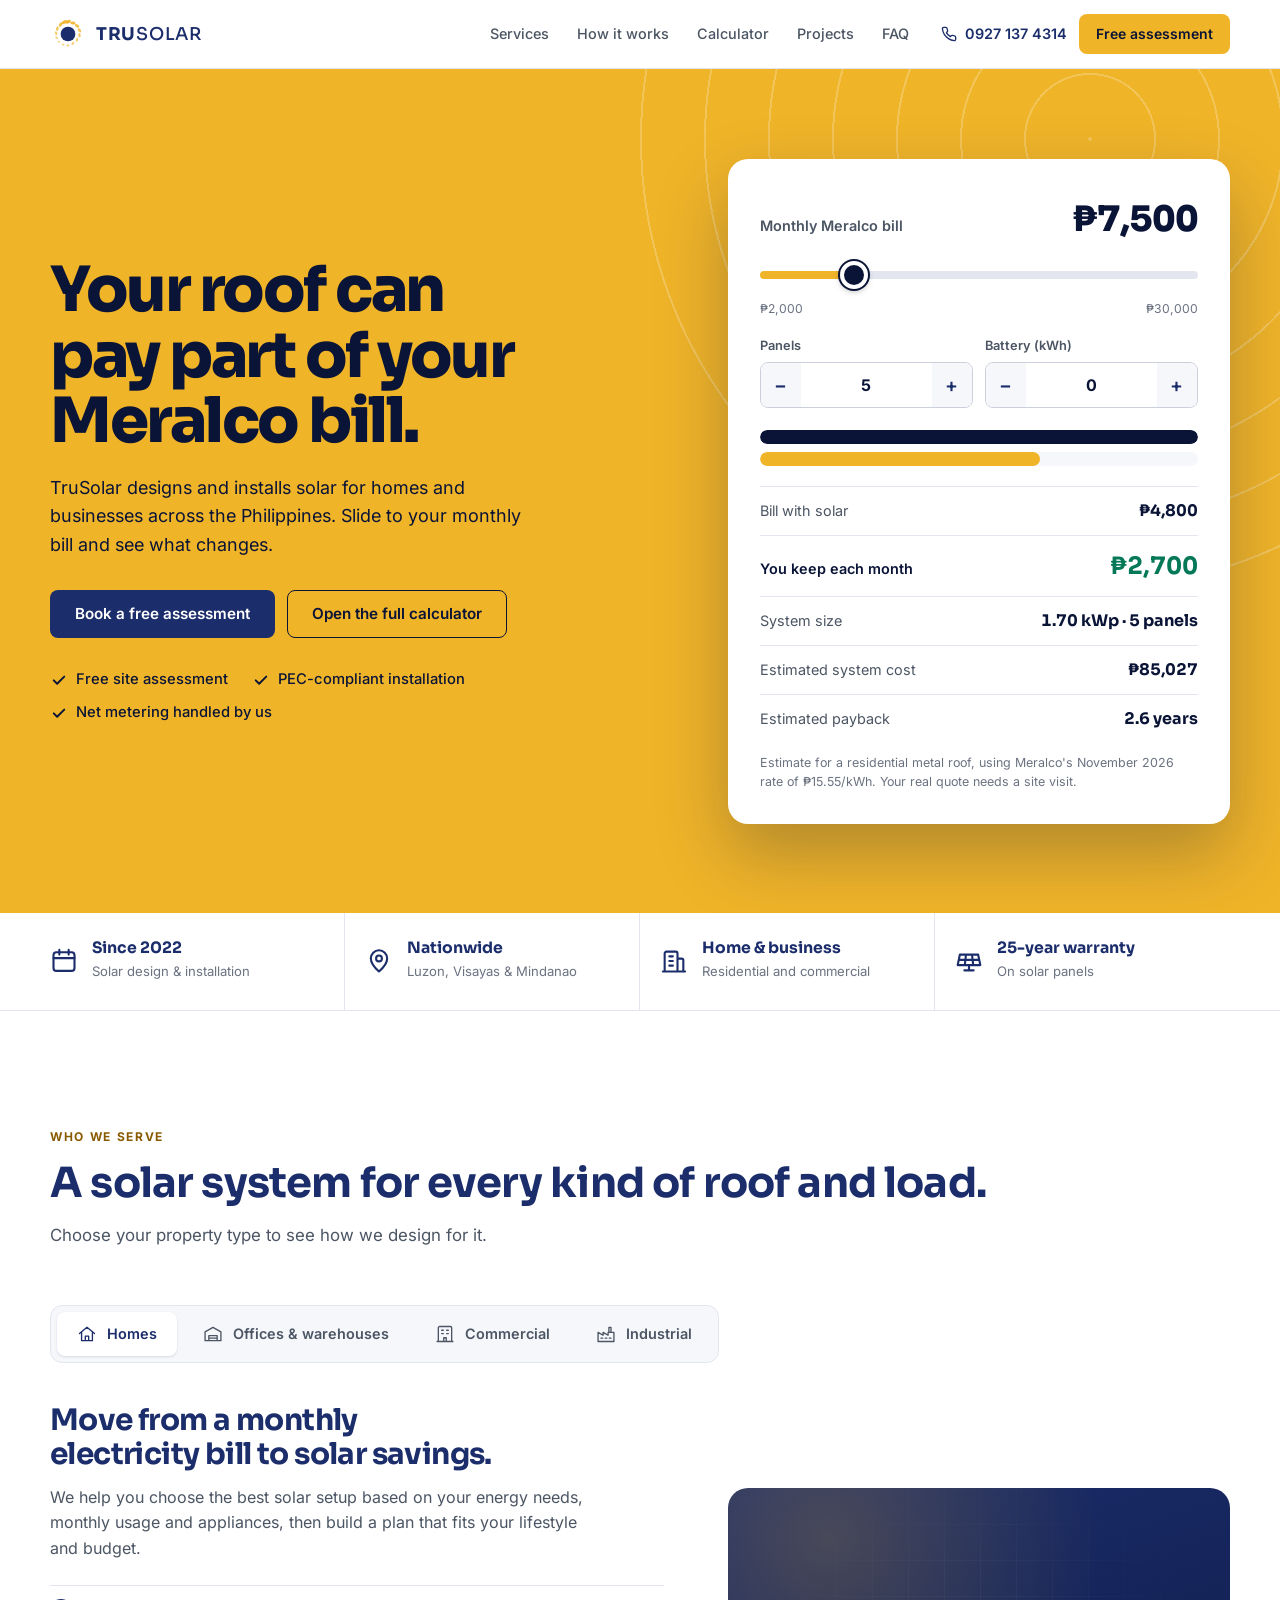
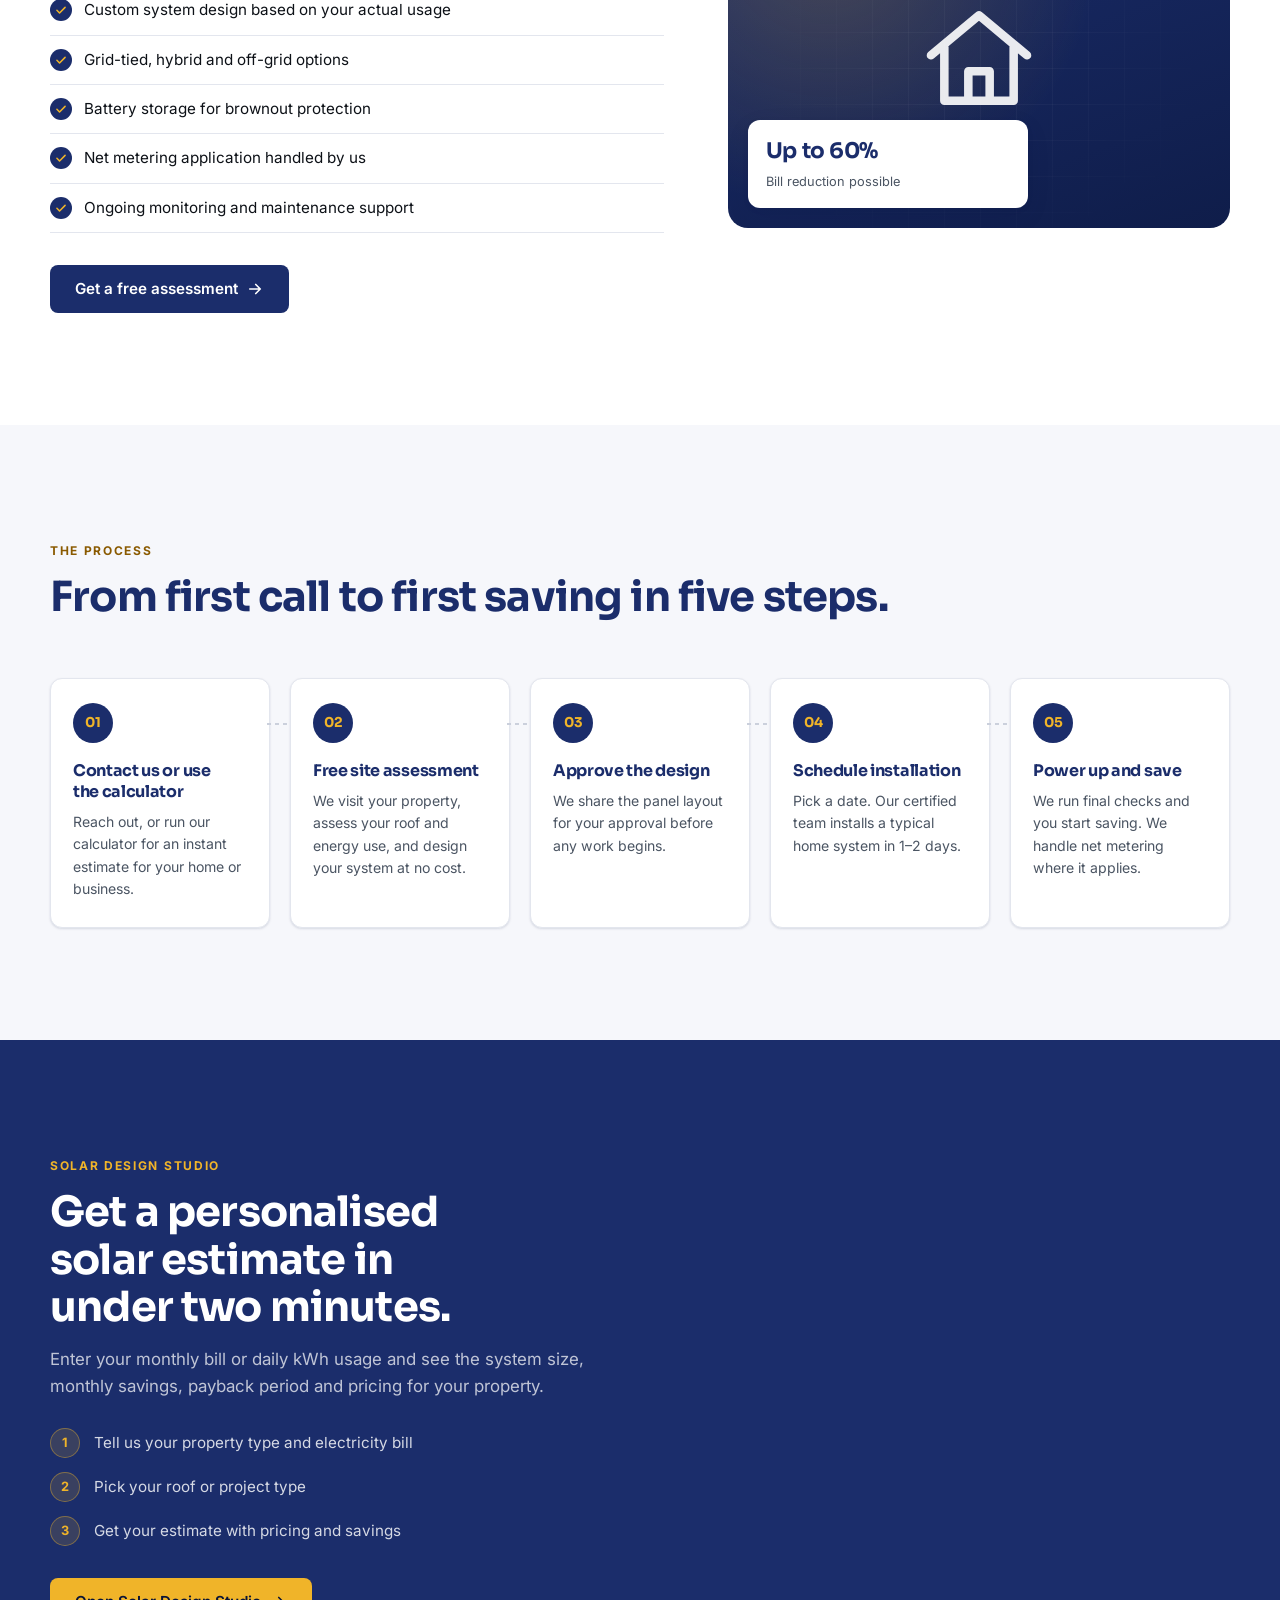
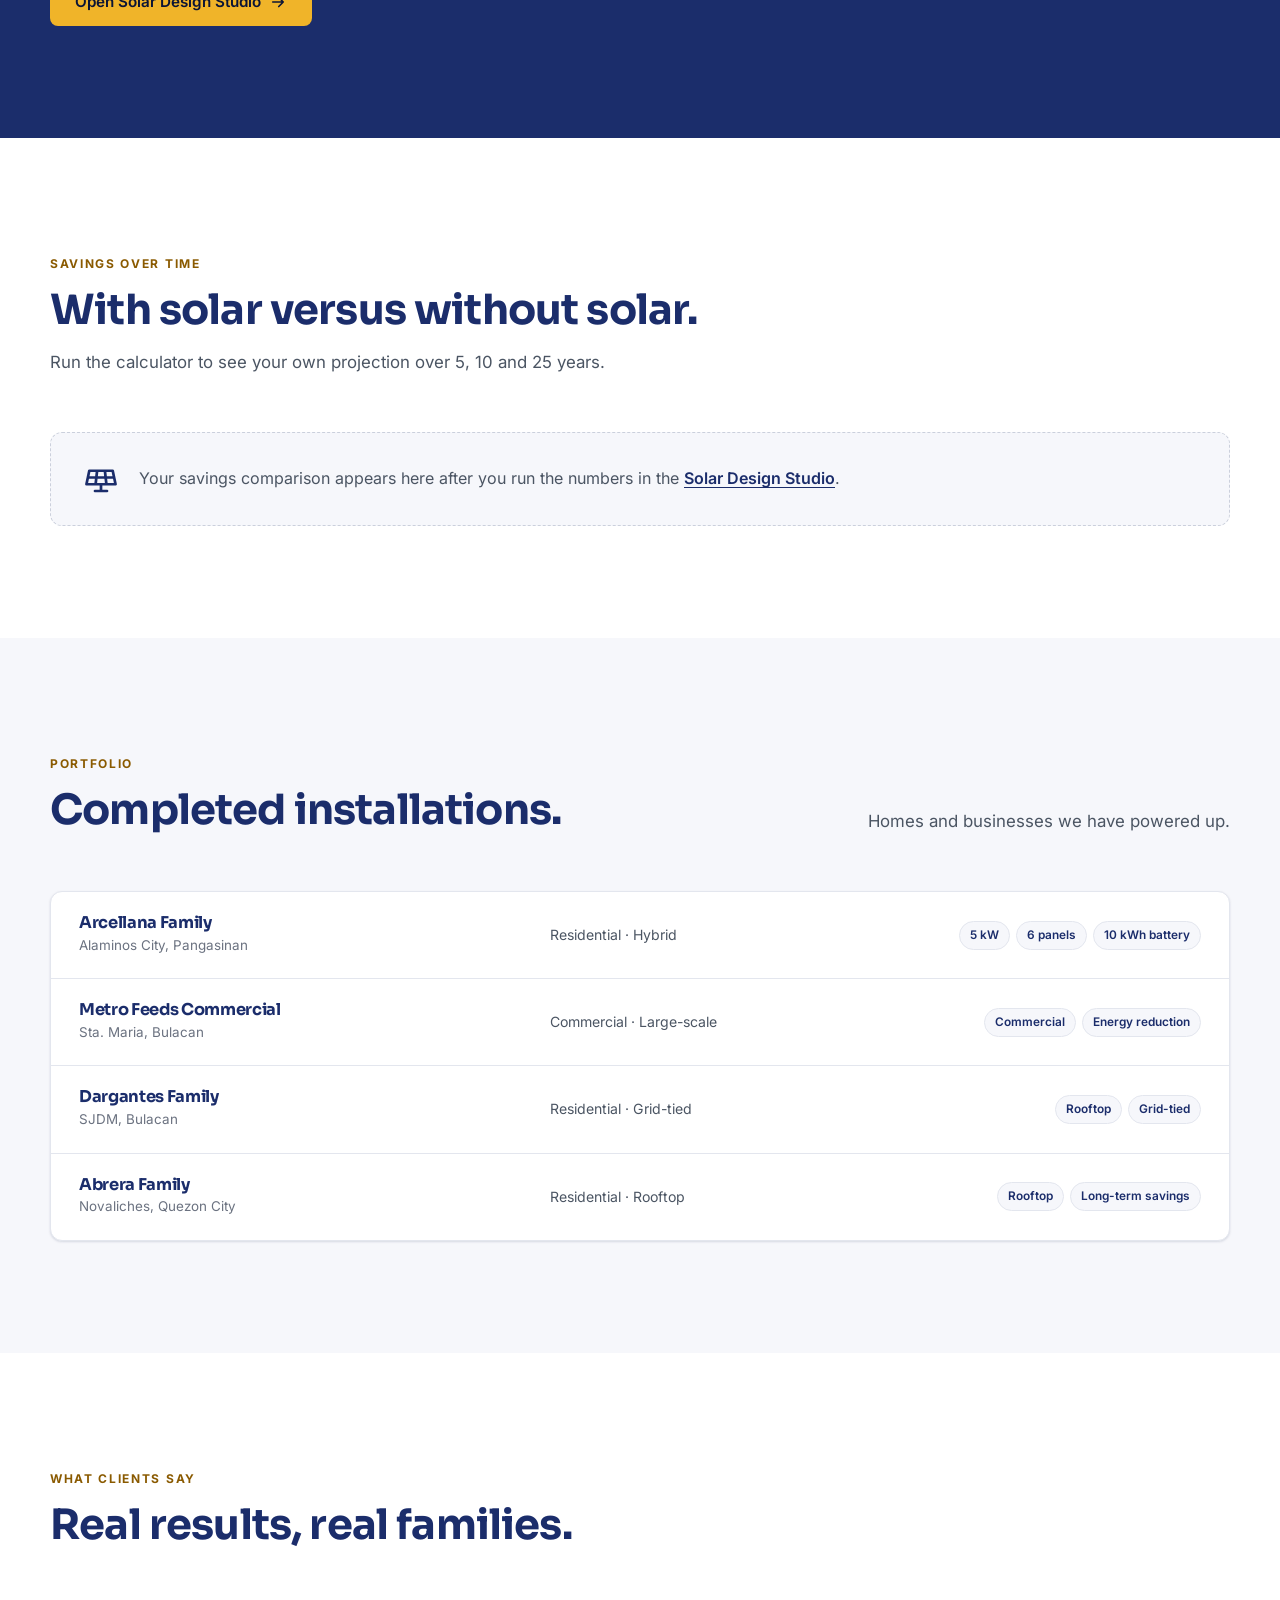
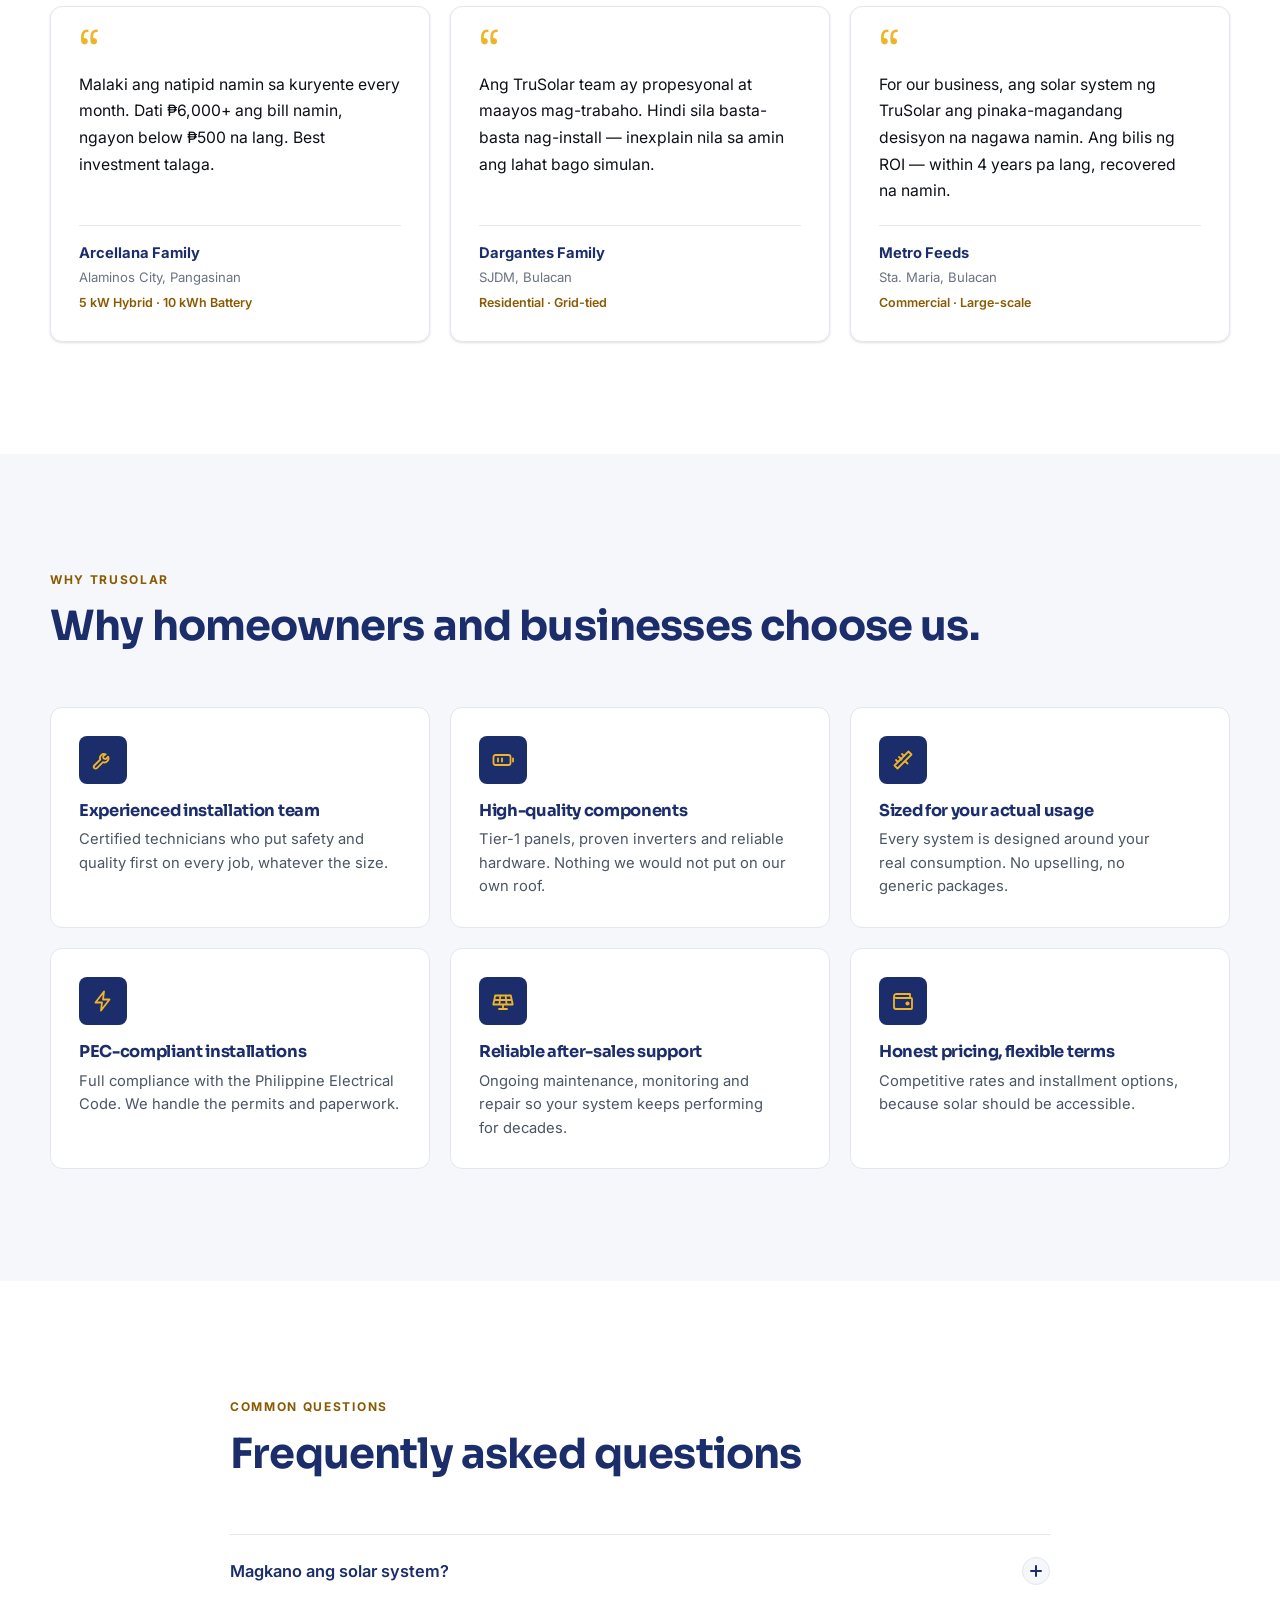
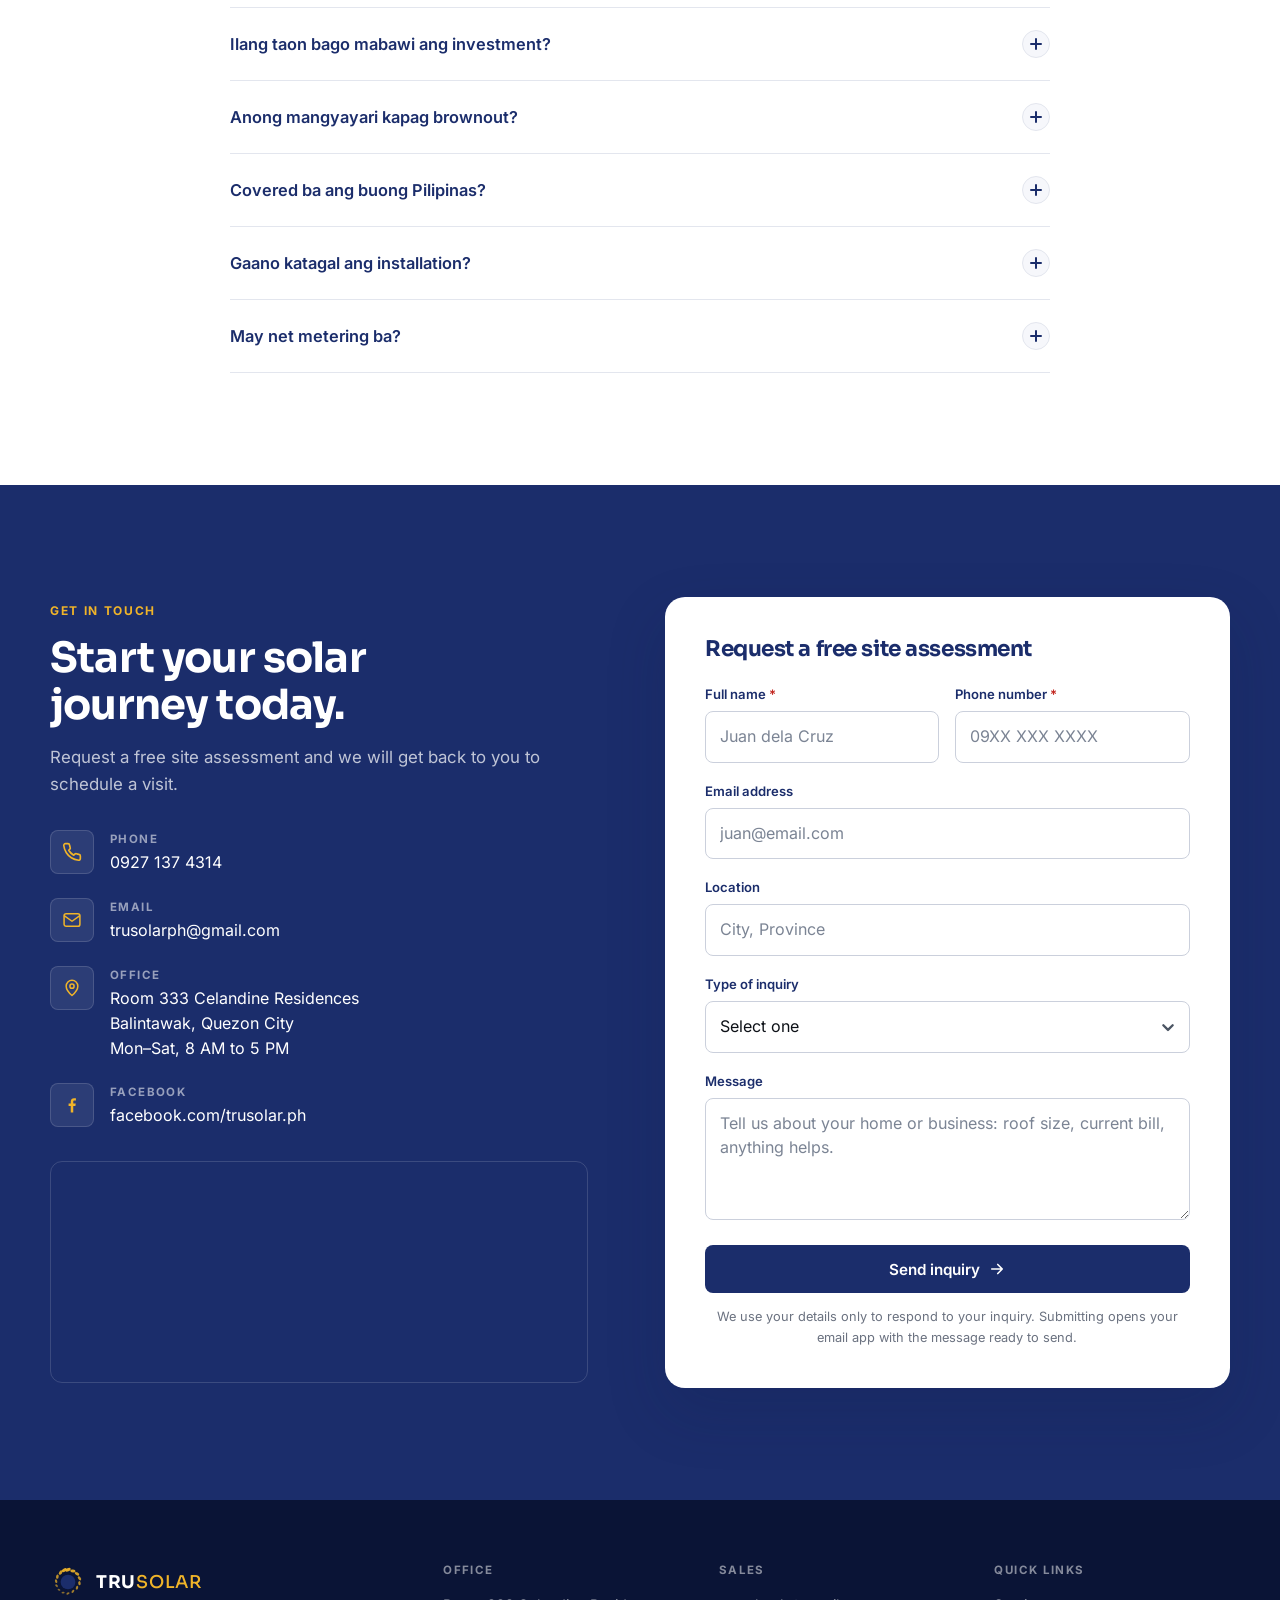
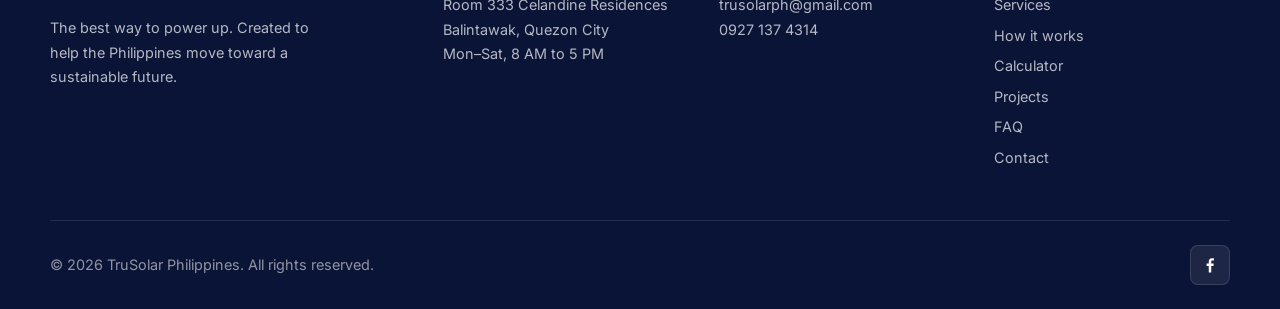
<file: index.html>
<!DOCTYPE html>
<html lang="en">
<head>
<meta charset="UTF-8">
<meta name="viewport" content="width=device-width, initial-scale=1">
<title>TruSolar — Solar Panel Installation for Homes &amp; Businesses in the Philippines</title>
<meta name="description" content="TruSolar designs, supplies and installs solar systems for homes and businesses across the Philippines. Free site assessment, PEC-compliant installation, and net metering support.">
<meta name="theme-color" content="#1B2D6B">
<meta property="og:type" content="website">
<meta property="og:site_name" content="TruSolar">
<meta property="og:title" content="TruSolar — Solar Panel Installation in the Philippines">
<meta property="og:description" content="Replace high electricity costs with solar. Custom-designed systems for homes and businesses, installed by a certified team.">
<meta property="og:url" content="https://tru-solar.vercel.app/">
<meta property="og:image" content="https://tru-solar.vercel.app/assets/og-image.png">
<meta property="og:image:width" content="1200">
<meta property="og:image:height" content="630">
<meta property="og:locale" content="en_PH">
<meta name="twitter:card" content="summary_large_image">
<meta name="twitter:title" content="TruSolar — Solar Panel Installation in the Philippines">
<meta name="twitter:description" content="Replace high electricity costs with solar. Free site assessment for homes and businesses.">
<meta name="twitter:image" content="https://tru-solar.vercel.app/assets/og-image.png">
<link rel="icon" type="image/svg+xml" href="assets/favicon.svg">
<link rel="canonical" href="https://tru-solar.vercel.app/">
<link rel="preload" href="assets/fonts/inter-latin-wght-normal.woff2" as="font" type="font/woff2" crossorigin>
<link rel="preload" href="assets/fonts/sora-latin-wght-normal.woff2" as="font" type="font/woff2" crossorigin>
<link rel="stylesheet" href="css/base.css">
<link rel="stylesheet" href="css/landing.css">
<script type="application/ld+json">
{
  "@context": "https://schema.org",
  "@type": "LocalBusiness",
  "name": "TruSolar Philippines",
  "url": "https://tru-solar.vercel.app/",
  "image": "https://tru-solar.vercel.app/assets/og-image.png",
  "telephone": "+639271374314",
  "email": "trusolarph@gmail.com",
  "foundingDate": "2022",
  "areaServed": "PH",
  "address": {
    "@type": "PostalAddress",
    "streetAddress": "Room 333 Celandine Residences, Balintawak",
    "addressLocality": "Quezon City",
    "addressCountry": "PH"
  },
  "openingHoursSpecification": {
    "@type": "OpeningHoursSpecification",
    "dayOfWeek": ["Monday", "Tuesday", "Wednesday", "Thursday", "Friday", "Saturday"],
    "opens": "08:00",
    "closes": "17:00"
  },
  "sameAs": ["https://facebook.com/trusolar.ph"]
}
</script>
</head>
<body>

<a class="skip-link" href="#main">Skip to content</a>

<!-- SVG icon sprite -->
<svg width="0" height="0" style="position:absolute" aria-hidden="true" focusable="false">
  <defs>
    <symbol id="i-phone" viewBox="0 0 24 24" fill="none" stroke="currentColor" stroke-width="2" stroke-linecap="round" stroke-linejoin="round"><path d="M22 16.92v3a2 2 0 0 1-2.18 2 19.8 19.8 0 0 1-8.63-3.07 19.5 19.5 0 0 1-6-6A19.8 19.8 0 0 1 2.12 4.18 2 2 0 0 1 4.11 2h3a2 2 0 0 1 2 1.72c.13.96.36 1.9.7 2.81a2 2 0 0 1-.45 2.11L8.09 9.91a16 16 0 0 0 6 6l1.27-1.27a2 2 0 0 1 2.11-.45c.91.34 1.85.57 2.81.7A2 2 0 0 1 22 16.92z"/></symbol>
    <symbol id="i-arrow" viewBox="0 0 24 24" fill="none" stroke="currentColor" stroke-width="2.2" stroke-linecap="round" stroke-linejoin="round"><path d="M5 12h14M13 6l6 6-6 6"/></symbol>
    <symbol id="i-check" viewBox="0 0 24 24" fill="none" stroke="currentColor" stroke-width="2.6" stroke-linecap="round" stroke-linejoin="round"><path d="M5 12.5l4.5 4.5L19 7.5"/></symbol>
    <symbol id="i-calendar" viewBox="0 0 24 24" fill="none" stroke="currentColor" stroke-width="1.8" stroke-linecap="round" stroke-linejoin="round"><rect x="3" y="4.5" width="18" height="16" rx="2.5"/><path d="M3 9.5h18M8 2.5v4M16 2.5v4"/></symbol>
    <symbol id="i-map" viewBox="0 0 24 24" fill="none" stroke="currentColor" stroke-width="1.8" stroke-linecap="round" stroke-linejoin="round"><path d="M12 21s-7-6.2-7-11.2A7 7 0 0 1 19 9.8C19 14.8 12 21 12 21z"/><circle cx="12" cy="9.8" r="2.5"/></symbol>
    <symbol id="i-building" viewBox="0 0 24 24" fill="none" stroke="currentColor" stroke-width="1.8" stroke-linecap="round" stroke-linejoin="round"><path d="M4 21V5.5A1.5 1.5 0 0 1 5.5 4h8A1.5 1.5 0 0 1 15 5.5V21M15 10h3.5A1.5 1.5 0 0 1 20 11.5V21M2.5 21h19M8 8h3M8 12h3M8 16h3"/></symbol>
    <symbol id="i-bolt" viewBox="0 0 24 24" fill="none" stroke="currentColor" stroke-width="1.8" stroke-linecap="round" stroke-linejoin="round"><path d="M13 2.5L4.5 13.5H11l-1 8 8.5-11H12z"/></symbol>
    <symbol id="i-panel" viewBox="0 0 24 24" fill="none" stroke="currentColor" stroke-width="1.8" stroke-linecap="round" stroke-linejoin="round"><path d="M4.2 6.5h15.6l1.9 9H2.3zM9.4 6.5l-1 9M14.6 6.5l1 9M3.2 11h17.6M12 15.5v4.5M8 20h8"/></symbol>
    <symbol id="i-battery" viewBox="0 0 24 24" fill="none" stroke="currentColor" stroke-width="1.8" stroke-linecap="round" stroke-linejoin="round"><rect x="2.5" y="7" width="17" height="10" rx="2"/><path d="M22 10.5v3M7 10.5v3M11 10.5v3"/></symbol>
    <symbol id="i-ruler" viewBox="0 0 24 24" fill="none" stroke="currentColor" stroke-width="1.8" stroke-linecap="round" stroke-linejoin="round"><path d="M3.5 17.5l14-14 3 3-14 14zM8 9l2.5 2.5M11 6l2 2M5 12l2 2M14 13l2.5 2.5"/></symbol>
    <symbol id="i-wrench" viewBox="0 0 24 24" fill="none" stroke="currentColor" stroke-width="1.8" stroke-linecap="round" stroke-linejoin="round"><path d="M14.7 6.3a4 4 0 0 0-5.4 5.2l-6 6a1.8 1.8 0 1 0 2.6 2.6l6-6a4 4 0 0 0 5.2-5.4l-2.4 2.4-2.1-.6-.6-2.1z"/></symbol>
    <symbol id="i-wallet" viewBox="0 0 24 24" fill="none" stroke="currentColor" stroke-width="1.8" stroke-linecap="round" stroke-linejoin="round"><path d="M3 7.5A2.5 2.5 0 0 1 5.5 5H19v3M3 7.5V18a2 2 0 0 0 2 2h15a1 1 0 0 0 1-1v-9a1 1 0 0 0-1-1H5.5A2.5 2.5 0 0 1 3 7.5z"/><circle cx="16.5" cy="14.5" r="1.2" fill="currentColor"/></symbol>
    <symbol id="i-home" viewBox="0 0 24 24" fill="none" stroke="currentColor" stroke-width="1.6" stroke-linecap="round" stroke-linejoin="round"><path d="M3 11.5L12 4l9 7.5M5.5 10v10h13V10M10 20v-5.5h4V20"/></symbol>
    <symbol id="i-warehouse" viewBox="0 0 24 24" fill="none" stroke="currentColor" stroke-width="1.6" stroke-linecap="round" stroke-linejoin="round"><path d="M2.5 9.5L12 4l9.5 5.5V20h-19zM7 20v-6h10v6M7 17h10"/></symbol>
    <symbol id="i-hotel" viewBox="0 0 24 24" fill="none" stroke="currentColor" stroke-width="1.6" stroke-linecap="round" stroke-linejoin="round"><path d="M4 21V4.5A1.5 1.5 0 0 1 5.5 3h13A1.5 1.5 0 0 1 20 4.5V21M2.5 21h19M8 7.5h2M14 7.5h2M8 11.5h2M14 11.5h2M10.5 21v-4.5h3V21"/></symbol>
    <symbol id="i-factory" viewBox="0 0 24 24" fill="none" stroke="currentColor" stroke-width="1.6" stroke-linecap="round" stroke-linejoin="round"><path d="M2.5 21V10l6 3.5V10l6 3.5V10l7-0V21zM6 17h2M11 17h2M16 17h2M18 10V4h-2.5v6"/></symbol>
    <symbol id="i-facebook" viewBox="0 0 24 24" fill="currentColor"><path d="M13.5 21v-7.8h2.6l.4-3.1h-3V8.2c0-.9.3-1.5 1.6-1.5h1.6V3.9c-.3 0-1.2-.1-2.3-.1-2.3 0-3.9 1.4-3.9 4v2.3H7.9v3.1h2.6V21z"/></symbol>
    <symbol id="i-mail" viewBox="0 0 24 24" fill="none" stroke="currentColor" stroke-width="1.8" stroke-linecap="round" stroke-linejoin="round"><rect x="2.5" y="4.5" width="19" height="15" rx="2.5"/><path d="M3 7l9 6.5L21 7"/></symbol>
  </defs>
</svg>

<header class="site-header">
  <div class="container site-header__bar">
    <a class="brand" href="./" aria-label="TruSolar home">
      <img src="assets/favicon.svg" alt="" width="36" height="36">
      <span class="brand__name">TRU<span>SOLAR</span></span>
    </a>

    <nav class="site-nav" id="site-nav" aria-label="Main">
      <ul class="site-nav__links">
        <li><a href="#services">Services</a></li>
        <li><a href="#process">How it works</a></li>
        <li><a href="calculator.html">Calculator</a></li>
        <li><a href="#projects">Projects</a></li>
        <li><a href="#faq">FAQ</a></li>
      </ul>
      <div class="site-nav__actions">
        <a class="header-phone" href="tel:+639271374314"><svg><use href="#i-phone"/></svg><span>0927 137 4314</span></a>
        <a class="btn btn--gold btn--sm" href="#contact">Free assessment</a>
      </div>
    </nav>

    <button class="nav-toggle" id="nav-toggle" type="button" aria-expanded="false" aria-controls="site-nav" aria-label="Menu">
      <span></span><span></span><span></span>
    </button>
  </div>
</header>

<main id="main">

<!-- ═════════ HERO ═════════ -->
<section class="hero" aria-labelledby="hero-title">
  <div class="container hero__grid">
    <div class="hero__copy">
      <h1 id="hero-title">Your roof can pay part of your Meralco bill.</h1>
      <p class="hero__lead">TruSolar designs and installs solar for homes and businesses across the Philippines. Slide to your monthly bill and see what changes.</p>
      <div class="hero__cta">
        <a class="btn btn--primary" href="#contact">Book a free assessment</a>
        <a class="btn btn--outline" href="calculator.html">Open the full calculator</a>
      </div>
      <ul class="hero__facts">
        <li><svg><use href="#i-check"/></svg>Free site assessment</li>
        <li><svg><use href="#i-check"/></svg>PEC-compliant installation</li>
        <li><svg><use href="#i-check"/></svg>Net metering handled by us</li>
      </ul>
    </div>

    <form class="bill" id="bill" aria-label="Bill estimate" onsubmit="return false">
      <div class="bill__head">
        <label for="bill-range">Monthly Meralco bill</label>
        <output id="bill-now" for="bill-range">₱7,500</output>
      </div>
      <input id="bill-range" type="range" min="2000" max="30000" step="500" value="7500" aria-describedby="bill-note">
      <div class="bill__scale" aria-hidden="true"><span>₱2,000</span><span>₱30,000</span></div>

      <div class="bill__custom">
        <div class="bill__field">
          <label for="bill-panels">Panels</label>
          <div class="stepper">
            <button type="button" id="bill-panels-minus" aria-label="Fewer panels">&minus;</button>
            <input id="bill-panels" type="number" inputmode="numeric" min="1" max="200" step="1" value="5">
            <button type="button" id="bill-panels-plus" aria-label="More panels">+</button>
          </div>
        </div>
        <div class="bill__field">
          <label for="bill-battery">Battery (kWh)</label>
          <div class="stepper">
            <button type="button" id="bill-battery-minus" aria-label="Smaller battery">&minus;</button>
            <input id="bill-battery" type="number" inputmode="decimal" min="0" max="60" step="0.5" value="0">
            <button type="button" id="bill-battery-plus" aria-label="Larger battery">+</button>
          </div>
        </div>
      </div>

      <div class="bill__bars" aria-hidden="true">
        <div class="bill__bar"><i id="bar-before" style="width:100%"></i></div>
        <div class="bill__bar bill__bar--after"><i id="bar-after" style="width:55%"></i></div>
      </div>

      <dl class="bill__rows">
        <div><dt>Bill with solar</dt><dd id="bill-after">₱4,125</dd></div>
        <div class="bill__row--key"><dt>You keep each month</dt><dd id="bill-save">₱3,375</dd></div>
        <div><dt>System size</dt><dd id="bill-kwp">1.70 kWp · 5 panels</dd></div>
        <div><dt>Estimated system cost</dt><dd id="bill-cost">₱85,027</dd></div>
        <div><dt>Estimated payback</dt><dd id="bill-payback">2.6 years</dd></div>
      </dl>
      <p class="bill__note" id="bill-note">Estimate for a residential metal roof, using Meralco's November 2026 rate of ₱15.55/kWh. Your real quote needs a site visit.</p>
    </form>
  </div>
</section>

<!-- ═════════ TRUST STRIP ═════════ -->
<section class="trust" aria-label="At a glance">
  <div class="container trust__grid">
    <div class="trust__item"><svg><use href="#i-calendar"/></svg><div><strong>Since 2022</strong><span>Solar design &amp; installation</span></div></div>
    <div class="trust__item"><svg><use href="#i-map"/></svg><div><strong>Nationwide</strong><span>Luzon, Visayas &amp; Mindanao</span></div></div>
    <div class="trust__item"><svg><use href="#i-building"/></svg><div><strong>Home &amp; business</strong><span>Residential and commercial</span></div></div>
    <div class="trust__item"><svg><use href="#i-panel"/></svg><div><strong>25-year warranty</strong><span>On solar panels</span></div></div>
  </div>
</section>

<!-- ═════════ SERVICES ═════════ -->
<section class="section" id="services">
  <div class="container">
    <div class="section-head">
      <p class="eyebrow">Who we serve</p>
      <h2 class="section-title">A solar system for every kind of roof and load.</h2>
      <p class="section-lead">Choose your property type to see how we design for it.</p>
    </div>

    <div class="tabs" data-tabs>
      <div class="tabs__list" role="tablist" aria-label="Property type">
        <button class="tabs__tab" role="tab" id="tab-homes" aria-controls="panel-homes" aria-selected="true" type="button"><svg><use href="#i-home"/></svg>Homes</button>
        <button class="tabs__tab" role="tab" id="tab-offices" aria-controls="panel-offices" aria-selected="false" tabindex="-1" type="button"><svg><use href="#i-warehouse"/></svg>Offices &amp; warehouses</button>
        <button class="tabs__tab" role="tab" id="tab-commercial" aria-controls="panel-commercial" aria-selected="false" tabindex="-1" type="button"><svg><use href="#i-hotel"/></svg>Commercial</button>
        <button class="tabs__tab" role="tab" id="tab-industrial" aria-controls="panel-industrial" aria-selected="false" tabindex="-1" type="button"><svg><use href="#i-factory"/></svg>Industrial</button>
      </div>

      <div class="tabs__panel" role="tabpanel" id="panel-homes" aria-labelledby="tab-homes" tabindex="0">
        <div class="service">
          <div class="service__text">
            <h3>Move from a monthly electricity bill to solar savings.</h3>
            <p>We help you choose the best solar setup based on your energy needs, monthly usage and appliances, then build a plan that fits your lifestyle and budget.</p>
            <ul class="checklist">
              <li><svg><use href="#i-check"/></svg>Custom system design based on your actual usage</li>
              <li><svg><use href="#i-check"/></svg>Grid-tied, hybrid and off-grid options</li>
              <li><svg><use href="#i-check"/></svg>Battery storage for brownout protection</li>
              <li><svg><use href="#i-check"/></svg>Net metering application handled by us</li>
              <li><svg><use href="#i-check"/></svg>Ongoing monitoring and maintenance support</li>
            </ul>
            <a class="btn btn--primary" href="#contact">Get a free assessment <svg><use href="#i-arrow"/></svg></a>
          </div>
          <div class="service__visual"><svg class="service__icon"><use href="#i-home"/></svg><div class="service__stat"><strong>Up to 60%</strong><span>Bill reduction possible</span></div></div>
        </div>
      </div>

      <div class="tabs__panel" role="tabpanel" id="panel-offices" aria-labelledby="tab-offices" tabindex="0" hidden>
        <div class="service">
          <div class="service__text">
            <h3>Power daytime office and warehouse operations with solar.</h3>
            <p>Put unused roof space to work. We design a system that maximises your return based on your operating hours and energy profile.</p>
            <ul class="checklist">
              <li><svg><use href="#i-check"/></svg>Predictable returns on consistent daytime usage</li>
              <li><svg><use href="#i-check"/></svg>Large roof space fully utilised</li>
              <li><svg><use href="#i-check"/></svg>Net metering to export excess power</li>
              <li><svg><use href="#i-check"/></svg>System monitoring included</li>
            </ul>
            <a class="btn btn--primary" href="#contact">Talk to our team <svg><use href="#i-arrow"/></svg></a>
          </div>
          <div class="service__visual"><svg class="service__icon"><use href="#i-warehouse"/></svg><div class="service__stat"><strong>Fast ROI</strong><span>Daytime operations mean maximum solar use</span></div></div>
        </div>
      </div>

      <div class="tabs__panel" role="tabpanel" id="panel-commercial" aria-labelledby="tab-commercial" tabindex="0" hidden>
        <div class="service">
          <div class="service__text">
            <h3>Offer sustainable stays while lowering your power costs.</h3>
            <p>For hotels, resorts and hospitality businesses that run around the clock, we design systems that offset your daytime demand and export excess power to the grid at night.</p>
            <ul class="checklist">
              <li><svg><use href="#i-check"/></svg>24-hour power strategy built in</li>
              <li><svg><use href="#i-check"/></svg>Export programme for night-time offset</li>
              <li><svg><use href="#i-check"/></svg>Real-time performance monitoring</li>
              <li><svg><use href="#i-check"/></svg>A sustainability story for your guests</li>
            </ul>
            <a class="btn btn--primary" href="#contact">Get a quote <svg><use href="#i-arrow"/></svg></a>
          </div>
          <div class="service__visual"><svg class="service__icon"><use href="#i-hotel"/></svg><div class="service__stat"><strong>24/7</strong><span>Power strategy designed around you</span></div></div>
        </div>
      </div>

      <div class="tabs__panel" role="tabpanel" id="panel-industrial" aria-labelledby="tab-industrial" tabindex="0" hidden>
        <div class="service">
          <div class="service__text">
            <h3>Lower your cost of production with cheaper energy.</h3>
            <p>For manufacturing facilities: cut operating costs with a fully integrated solar system covering inverters, panels, design, construction, permitting and monitoring.</p>
            <ul class="checklist">
              <li><svg><use href="#i-check"/></svg>Fully integrated, all-in-one solution</li>
              <li><svg><use href="#i-check"/></svg>Lower cost of goods through cheaper energy</li>
              <li><svg><use href="#i-check"/></svg>Design, construction and permitting included</li>
              <li><svg><use href="#i-check"/></svg>24/7 monitoring to minimise downtime</li>
            </ul>
            <a class="btn btn--primary" href="#contact">Contact our team <svg><use href="#i-arrow"/></svg></a>
          </div>
          <div class="service__visual"><svg class="service__icon"><use href="#i-factory"/></svg><div class="service__stat"><strong>Lower OpEx</strong><span>Reduce the cost of production</span></div></div>
        </div>
      </div>
    </div>
  </div>
</section>

<!-- ═════════ PROCESS ═════════ -->
<section class="section section--tint" id="process">
  <div class="container">
    <div class="section-head">
      <p class="eyebrow">The process</p>
      <h2 class="section-title">From first call to first saving in five steps.</h2>
    </div>
    <ol class="steps">
      <li class="step"><span class="step__num">01</span><h3>Contact us or use the calculator</h3><p>Reach out, or run our calculator for an instant estimate for your home or business.</p></li>
      <li class="step"><span class="step__num">02</span><h3>Free site assessment</h3><p>We visit your property, assess your roof and energy use, and design your system at no cost.</p></li>
      <li class="step"><span class="step__num">03</span><h3>Approve the design</h3><p>We share the panel layout for your approval before any work begins.</p></li>
      <li class="step"><span class="step__num">04</span><h3>Schedule installation</h3><p>Pick a date. Our certified team installs a typical home system in 1–2 days.</p></li>
      <li class="step"><span class="step__num">05</span><h3>Power up and save</h3><p>We run final checks and you start saving. We handle net metering where it applies.</p></li>
    </ol>
  </div>
</section>

<!-- ═════════ CALCULATOR PROMO ═════════ -->
<section class="section section--navy on-dark" id="calculator">
  <div class="container promo promo--single">
    <div class="promo__copy">
      <p class="eyebrow">Solar Design Studio</p>
      <h2 class="section-title">Get a personalised solar estimate in under two minutes.</h2>
      <p class="section-lead">Enter your monthly bill or daily kWh usage and see the system size, monthly savings, payback period and pricing for your property.</p>
      <ol class="promo__steps">
        <li><span>1</span>Tell us your property type and electricity bill</li>
        <li><span>2</span>Pick your roof or project type</li>
        <li><span>3</span>Get your estimate with pricing and savings</li>
      </ol>
      <a class="btn btn--gold" href="calculator.html">Open Solar Design Studio <svg><use href="#i-arrow"/></svg></a>
    </div>

  </div>
</section>

<!-- ═════════ ROI ═════════ -->
<section class="section" id="roi">
  <div class="container">
    <div class="section-head">
      <p class="eyebrow">Savings over time</p>
      <h2 class="section-title">With solar versus without solar.</h2>
      <p class="section-lead">Run the calculator to see your own projection over 5, 10 and 25 years.</p>
    </div>

    <div class="roi-empty" id="roi-empty">
      <svg><use href="#i-panel"/></svg>
      <p>Your savings comparison appears here after you run the numbers in the <a href="calculator.html">Solar Design Studio</a>.</p>
    </div>

    <div class="roi" id="roi-chart" hidden>
      <div class="roi__cards">
        <div class="roi__card"><span class="roi__label">Net after 5 years</span><strong id="roi-5">—</strong><small>savings minus system cost</small></div>
        <div class="roi__card"><span class="roi__label">Net after 10 years</span><strong id="roi-10">—</strong><small>savings minus system cost</small></div>
        <div class="roi__card"><span class="roi__label">Net after 25 years</span><strong id="roi-25">—</strong><small>savings minus system cost</small></div>
      </div>
      <div class="roi__compare">
        <p class="roi__title">Total electricity cost, with and without solar</p>
        <div class="roi__row">
          <span class="roi__period">5 years</span>
          <div class="roi__bars">
            <div class="roi__track"><div class="roi__bar roi__bar--with" id="bw5"></div></div>
            <div class="roi__track"><div class="roi__bar roi__bar--without" id="bwo5"></div></div>
          </div>
        </div>
        <div class="roi__row">
          <span class="roi__period">25 years</span>
          <div class="roi__bars">
            <div class="roi__track"><div class="roi__bar roi__bar--with" id="bw25"></div></div>
            <div class="roi__track"><div class="roi__bar roi__bar--without" id="bwo25"></div></div>
          </div>
        </div>
        <ul class="roi__legend">
          <li><i class="roi__swatch roi__swatch--with"></i>With TruSolar (system cost plus remaining bills)</li>
          <li><i class="roi__swatch roi__swatch--without"></i>Without solar (current bill continues)</li>
        </ul>
      </div>
    </div>
  </div>
</section>

<!-- ═════════ PROJECTS ═════════ -->
<section class="section section--tint" id="projects">
  <div class="container">
    <div class="section-head section-head--split">
      <div>
        <p class="eyebrow">Portfolio</p>
        <h2 class="section-title">Completed installations.</h2>
      </div>
      <p class="section-lead">Homes and businesses we have powered up.</p>
    </div>
    <div class="projects">
      <article class="project">
        <div><h3>Arcellana Family</h3><p class="project__loc">Alaminos City, Pangasinan</p></div>
        <p class="project__type">Residential · Hybrid</p>
        <ul class="tags"><li>5 kW</li><li>6 panels</li><li>10 kWh battery</li></ul>
      </article>
      <article class="project">
        <div><h3>Metro Feeds Commercial</h3><p class="project__loc">Sta. Maria, Bulacan</p></div>
        <p class="project__type">Commercial · Large-scale</p>
        <ul class="tags"><li>Commercial</li><li>Energy reduction</li></ul>
      </article>
      <article class="project">
        <div><h3>Dargantes Family</h3><p class="project__loc">SJDM, Bulacan</p></div>
        <p class="project__type">Residential · Grid-tied</p>
        <ul class="tags"><li>Rooftop</li><li>Grid-tied</li></ul>
      </article>
      <article class="project">
        <div><h3>Abrera Family</h3><p class="project__loc">Novaliches, Quezon City</p></div>
        <p class="project__type">Residential · Rooftop</p>
        <ul class="tags"><li>Rooftop</li><li>Long-term savings</li></ul>
      </article>
    </div>
  </div>
</section>

<!-- ═════════ TESTIMONIALS ═════════ -->
<section class="section" id="testimonials">
  <div class="container">
    <div class="section-head">
      <p class="eyebrow">What clients say</p>
      <h2 class="section-title">Real results, real families.</h2>
    </div>
    <div class="quotes">
      <figure class="quote">
        <blockquote lang="tl"><p>Malaki ang natipid namin sa kuryente every month. Dati ₱6,000+ ang bill namin, ngayon below ₱500 na lang. Best investment talaga.</p></blockquote>
        <figcaption><strong>Arcellana Family</strong><span>Alaminos City, Pangasinan</span><em>5 kW Hybrid · 10 kWh Battery</em></figcaption>
      </figure>
      <figure class="quote">
        <blockquote lang="tl"><p>Ang TruSolar team ay propesyonal at maayos mag-trabaho. Hindi sila basta-basta nag-install — inexplain nila sa amin ang lahat bago simulan.</p></blockquote>
        <figcaption><strong>Dargantes Family</strong><span>SJDM, Bulacan</span><em>Residential · Grid-tied</em></figcaption>
      </figure>
      <figure class="quote">
        <blockquote lang="tl"><p>For our business, ang solar system ng TruSolar ang pinaka-magandang desisyon na nagawa namin. Ang bilis ng ROI — within 4 years pa lang, recovered na namin.</p></blockquote>
        <figcaption><strong>Metro Feeds</strong><span>Sta. Maria, Bulacan</span><em>Commercial · Large-scale</em></figcaption>
      </figure>
    </div>
  </div>
</section>

<!-- ═════════ WHY ═════════ -->
<section class="section section--tint" id="why">
  <div class="container">
    <div class="section-head">
      <p class="eyebrow">Why TruSolar</p>
      <h2 class="section-title">Why homeowners and businesses choose us.</h2>
    </div>
    <div class="why">
      <div class="why__item"><span class="why__icon"><svg><use href="#i-wrench"/></svg></span><h3>Experienced installation team</h3><p>Certified technicians who put safety and quality first on every job, whatever the size.</p></div>
      <div class="why__item"><span class="why__icon"><svg><use href="#i-battery"/></svg></span><h3>High-quality components</h3><p>Tier-1 panels, proven inverters and reliable hardware. Nothing we would not put on our own roof.</p></div>
      <div class="why__item"><span class="why__icon"><svg><use href="#i-ruler"/></svg></span><h3>Sized for your actual usage</h3><p>Every system is designed around your real consumption. No upselling, no generic packages.</p></div>
      <div class="why__item"><span class="why__icon"><svg><use href="#i-bolt"/></svg></span><h3>PEC-compliant installations</h3><p>Full compliance with the Philippine Electrical Code. We handle the permits and paperwork.</p></div>
      <div class="why__item"><span class="why__icon"><svg><use href="#i-panel"/></svg></span><h3>Reliable after-sales support</h3><p>Ongoing maintenance, monitoring and repair so your system keeps performing for decades.</p></div>
      <div class="why__item"><span class="why__icon"><svg><use href="#i-wallet"/></svg></span><h3>Honest pricing, flexible terms</h3><p>Competitive rates and installment options, because solar should be accessible.</p></div>
    </div>
  </div>
</section>

<!-- ═════════ FAQ ═════════ -->
<section class="section" id="faq">
  <div class="container faq">
    <div class="section-head">
      <p class="eyebrow">Common questions</p>
      <h2 class="section-title">Frequently asked questions</h2>
    </div>
    <div class="faq__list">
      <details class="faq__item"><summary lang="tl">Magkano ang solar system?</summary><div class="faq__answer" lang="tl"><p>Depende sa laki ng system. Sa average na bahay na gumagamit ng 20 kWh/day, ang 4–5 kWp grid-tied system ay tinatayang ₱200,000–₱260,000. Kapag may battery backup, mas mataas ito (tinatayang ₱30,000 kada kWh ng battery). Estimate lamang ito. Libre ang site assessment namin para malaman ang exact na quote para sa inyong tahanan.</p></div></details>
      <details class="faq__item"><summary lang="tl">Ilang taon bago mabawi ang investment?</summary><div class="faq__answer" lang="tl"><p>Sa karamihan ng residential installations, ang tinatayang payback period ay 2.5–4 na taon, depende sa laki ng bill at kung gaano karami ang magagamit mo sa araw. Pagkatapos noon, essentially libre na ang iyong kuryente — at ang mga panels ay tumatagal ng 25+ taon.</p></div></details>
      <details class="faq__item"><summary lang="tl">Anong mangyayari kapag brownout?</summary><div class="faq__answer" lang="tl"><p>Grid-tied systems ay nag-o-off din kapag brownout para sa safety ng linemen. Hybrid systems na may battery storage ay nagbibigay ng kuryente kahit brownout — ito ang recommended para sa mas mataas na proteksyon.</p></div></details>
      <details class="faq__item"><summary lang="tl">Covered ba ang buong Pilipinas?</summary><div class="faq__answer" lang="tl"><p>Oo, nagse-serve kami nationwide. Ang aming main operations ay nasa Quezon City, pero nagtatrabaho kami sa buong Luzon, Visayas, at Mindanao.</p></div></details>
      <details class="faq__item"><summary lang="tl">Gaano katagal ang installation?</summary><div class="faq__answer" lang="tl"><p>Ang karaniwang residential installation ay tatagal ng 1–2 araw. Ang mas malalaking commercial projects ay maaaring 3–7 araw depende sa laki. Gagawin naming maayos at malinis ang trabaho.</p></div></details>
      <details class="faq__item"><summary lang="tl">May net metering ba?</summary><div class="faq__answer" lang="tl"><p>Oo! Tinutulungan namin ang aming mga kliyente na mag-apply para sa net metering sa Meralco o sa kanilang lokal na utility. Ibig sabihin, ang sobrang kuryente na nagagawa ng inyong solar panels ay ibabalik sa grid — at makakakuha kayo ng credit sa inyong bill. Approval typically takes 4–8 months.</p></div></details>
    </div>
  </div>
</section>

<!-- ═════════ CONTACT ═════════ -->
<section class="section section--navy on-dark" id="contact">
  <div class="container contact">
    <div class="contact__info">
      <p class="eyebrow">Get in touch</p>
      <h2 class="section-title">Start your solar journey today.</h2>
      <p class="section-lead">Request a free site assessment and we will get back to you to schedule a visit.</p>

      <ul class="contact__list">
        <li><svg><use href="#i-phone"/></svg><div><span>Phone</span><a href="tel:+639271374314">0927 137 4314</a></div></li>
        <li><svg><use href="#i-mail"/></svg><div><span>Email</span><a href="mailto:trusolarph@gmail.com">trusolarph@gmail.com</a></div></li>
        <li><svg><use href="#i-map"/></svg><div><span>Office</span><p>Room 333 Celandine Residences<br>Balintawak, Quezon City<br>Mon–Sat, 8 AM to 5 PM</p></div></li>
        <li><svg><use href="#i-facebook"/></svg><div><span>Facebook</span><a href="https://facebook.com/trusolar.ph" target="_blank" rel="noopener noreferrer">facebook.com/trusolar.ph</a></div></li>
      </ul>

      <div class="contact__map">
        <iframe title="Map showing TruSolar's office in Balintawak, Quezon City" src="https://www.google.com/maps?q=Balintawak%2C%20Quezon%20City&amp;output=embed" loading="lazy" referrerpolicy="no-referrer-when-downgrade"></iframe>
      </div>
    </div>

    <div class="contact__form">
      <form id="contact-form" novalidate>
        <h3>Request a free site assessment</h3>
        <div class="form-row">
          <div class="field">
            <label for="f-name">Full name <span aria-hidden="true">*</span></label>
            <input id="f-name" name="name" type="text" autocomplete="name" placeholder="Juan dela Cruz" required aria-describedby="err-name">
            <p class="field__error" id="err-name" hidden>Please enter your name.</p>
          </div>
          <div class="field">
            <label for="f-phone">Phone number <span aria-hidden="true">*</span></label>
            <input id="f-phone" name="phone" type="tel" inputmode="tel" autocomplete="tel" placeholder="09XX XXX XXXX" required aria-describedby="err-phone">
            <p class="field__error" id="err-phone" hidden>Please enter a phone number we can reach you on.</p>
          </div>
        </div>
        <div class="field">
          <label for="f-email">Email address</label>
          <input id="f-email" name="email" type="email" autocomplete="email" placeholder="juan@email.com">
        </div>
        <div class="field">
          <label for="f-location">Location</label>
          <input id="f-location" name="location" type="text" autocomplete="address-level2" placeholder="City, Province">
        </div>
        <div class="field">
          <label for="f-type">Type of inquiry</label>
          <select id="f-type" name="type">
            <option value="">Select one</option>
            <option>Residential installation</option>
            <option>Commercial installation</option>
            <option>Battery / hybrid system</option>
            <option>Maintenance / repair</option>
            <option>General inquiry</option>
          </select>
        </div>
        <div class="field">
          <label for="f-message">Message</label>
          <textarea id="f-message" name="message" rows="4" placeholder="Tell us about your home or business: roof size, current bill, anything helps."></textarea>
        </div>
        <button class="btn btn--primary btn--block" type="submit">Send inquiry <svg><use href="#i-arrow"/></svg></button>
        <p class="form__note">We use your details only to respond to your inquiry. Submitting opens your email app with the message ready to send.</p>
      </form>

      <div class="form-success" id="form-success" role="status" tabindex="-1" hidden>
        <span class="form-success__icon"><svg><use href="#i-check"/></svg></span>
        <h3>One last step: send the email</h3>
        <p>Your email app should have opened with your inquiry filled in. Press send there to reach us. If nothing opened, email <a href="mailto:trusolarph@gmail.com">trusolarph@gmail.com</a> or call <a href="tel:+639271374314">0927 137 4314</a>.</p>
        <button class="btn btn--outline btn--sm" type="button" id="form-reset">Edit my inquiry</button>
      </div>
    </div>
  </div>
</section>

</main>

<!-- ═════════ FOOTER ═════════ -->
<footer class="site-footer">
  <div class="container">
    <div class="site-footer__top">
      <div class="site-footer__brand">
        <a class="brand" href="./"><img src="assets/favicon.svg" alt="" width="36" height="36"><span class="brand__name">TRU<span>SOLAR</span></span></a>
        <p>The best way to power up. Created to help the Philippines move toward a sustainable future.</p>
      </div>
      <div>
        <h4>Office</h4>
        <p>Room 333 Celandine Residences<br>Balintawak, Quezon City<br>Mon–Sat, 8 AM to 5 PM</p>
      </div>
      <div>
        <h4>Sales</h4>
        <p><a href="mailto:trusolarph@gmail.com">trusolarph@gmail.com</a><br><a href="tel:+639271374314">0927 137 4314</a></p>
      </div>
      <div>
        <h4>Quick links</h4>
        <ul>
          <li><a href="#services">Services</a></li>
          <li><a href="#process">How it works</a></li>
          <li><a href="calculator.html">Calculator</a></li>
          <li><a href="#projects">Projects</a></li>
          <li><a href="#faq">FAQ</a></li>
          <li><a href="#contact">Contact</a></li>
        </ul>
      </div>
    </div>
    <div class="site-footer__bottom">
      <p>© <span id="copy-year">2026</span> TruSolar Philippines. All rights reserved.</p>
      <a class="social" href="https://facebook.com/trusolar.ph" target="_blank" rel="noopener noreferrer" aria-label="TruSolar on Facebook"><svg><use href="#i-facebook"/></svg></a>
    </div>
  </div>
</footer>

<!-- Mobile quick-action bar -->
<div class="quickbar" role="region" aria-label="Quick actions">
  <a class="btn btn--outline btn--sm" href="tel:+639271374314"><svg><use href="#i-phone"/></svg>Call</a>
  <a class="btn btn--gold btn--sm" href="calculator.html">Calculate savings</a>
</div>

<script src="js/model.js"></script>
<script src="js/landing.js" defer></script>
</body>
</html>
</file>
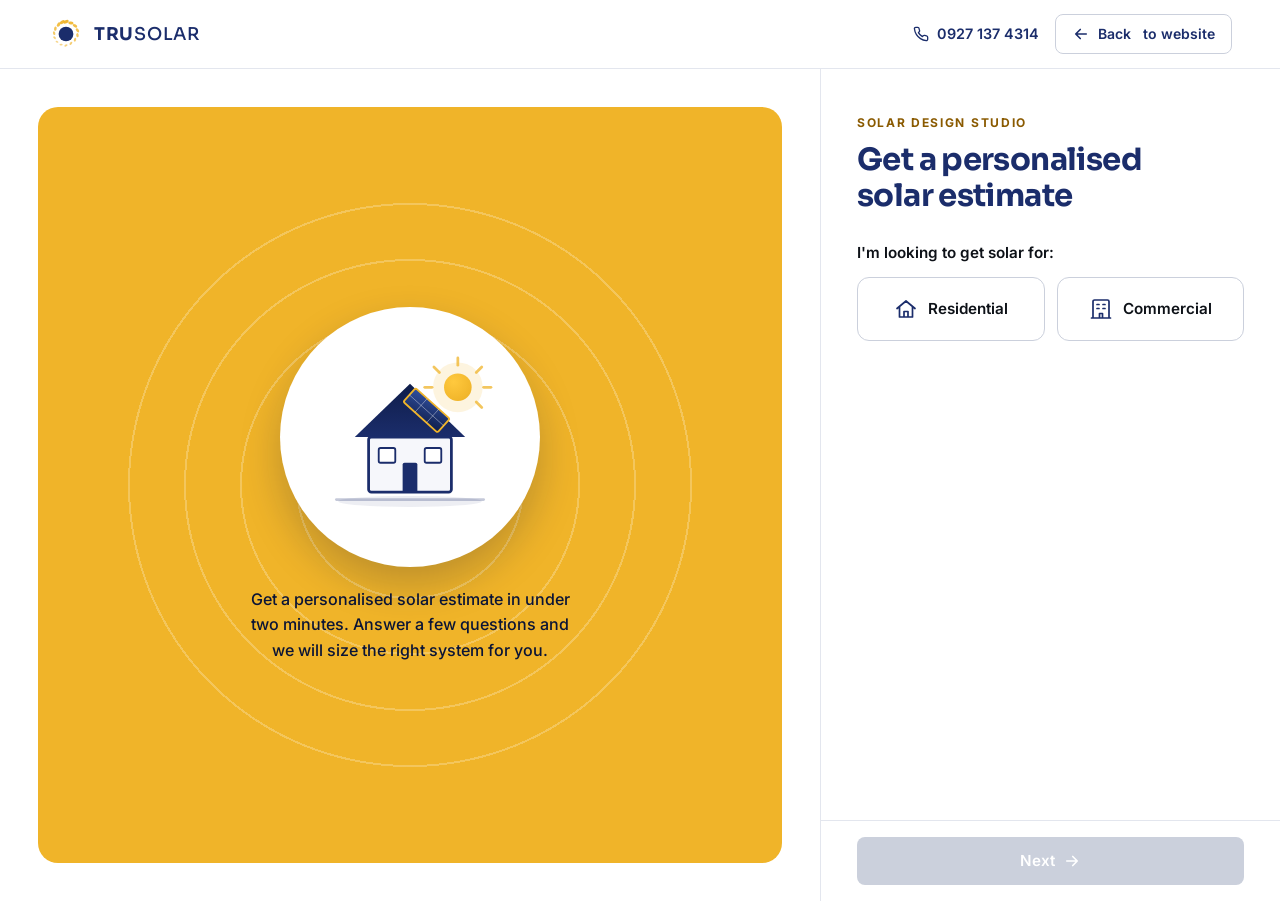
<file: calculator.html>
<!DOCTYPE html>
<html lang="en">
<head>
<meta charset="UTF-8">
<meta name="viewport" content="width=device-width, initial-scale=1">
<title>Solar Design Studio — Free Solar Savings Estimate | TruSolar</title>
<meta name="description" content="Get an instant solar estimate for your home or business in the Philippines: system size, monthly savings, payback period and pricing. Free, no sign-up.">
<meta name="theme-color" content="#1B2D6B">
<meta property="og:type" content="website">
<meta property="og:site_name" content="TruSolar">
<meta property="og:title" content="TruSolar Solar Design Studio">
<meta property="og:description" content="Get an instant solar estimate for your home or business: system size, monthly savings, payback period and pricing.">
<meta property="og:url" content="https://tru-solar.vercel.app/calculator.html">
<meta property="og:image" content="https://tru-solar.vercel.app/assets/og-image.png">
<meta property="og:locale" content="en_PH">
<meta name="twitter:card" content="summary_large_image">
<meta name="twitter:title" content="TruSolar Solar Design Studio">
<meta name="twitter:description" content="Get an instant solar estimate for your home or business in the Philippines.">
<meta name="twitter:image" content="https://tru-solar.vercel.app/assets/og-image.png">
<link rel="icon" type="image/svg+xml" href="assets/favicon.svg">
<link rel="canonical" href="https://tru-solar.vercel.app/calculator.html">
<link rel="preload" href="assets/fonts/inter-latin-wght-normal.woff2" as="font" type="font/woff2" crossorigin>
<link rel="preload" href="assets/fonts/sora-latin-wght-normal.woff2" as="font" type="font/woff2" crossorigin>
<link rel="stylesheet" href="css/base.css">
<link rel="stylesheet" href="css/calculator.css">
</head>
<body>

<a class="skip-link" href="#wizard">Skip to calculator</a>

<svg width="0" height="0" style="position:absolute" aria-hidden="true" focusable="false">
  <defs>
    <symbol id="i-phone" viewBox="0 0 24 24" fill="none" stroke="currentColor" stroke-width="2" stroke-linecap="round" stroke-linejoin="round"><path d="M22 16.92v3a2 2 0 0 1-2.18 2 19.8 19.8 0 0 1-8.63-3.07 19.5 19.5 0 0 1-6-6A19.8 19.8 0 0 1 2.12 4.18 2 2 0 0 1 4.11 2h3a2 2 0 0 1 2 1.72c.13.96.36 1.9.7 2.81a2 2 0 0 1-.45 2.11L8.09 9.91a16 16 0 0 0 6 6l1.27-1.27a2 2 0 0 1 2.11-.45c.91.34 1.85.57 2.81.7A2 2 0 0 1 22 16.92z"/></symbol>
    <symbol id="i-back" viewBox="0 0 24 24" fill="none" stroke="currentColor" stroke-width="2.2" stroke-linecap="round" stroke-linejoin="round"><path d="M19 12H5M11 6l-6 6 6 6"/></symbol>
    <symbol id="i-arrow" viewBox="0 0 24 24" fill="none" stroke="currentColor" stroke-width="2.2" stroke-linecap="round" stroke-linejoin="round"><path d="M5 12h14M13 6l6 6-6 6"/></symbol>
    <symbol id="i-home" viewBox="0 0 24 24" fill="none" stroke="currentColor" stroke-width="1.7" stroke-linecap="round" stroke-linejoin="round"><path d="M3 11.5L12 4l9 7.5M5.5 10v10h13V10M10 20v-5.5h4V20"/></symbol>
    <symbol id="i-hotel" viewBox="0 0 24 24" fill="none" stroke="currentColor" stroke-width="1.7" stroke-linecap="round" stroke-linejoin="round"><path d="M4 21V4.5A1.5 1.5 0 0 1 5.5 3h13A1.5 1.5 0 0 1 20 4.5V21M2.5 21h19M8 7.5h2M14 7.5h2M8 11.5h2M14 11.5h2M10.5 21v-4.5h3V21"/></symbol>
    <symbol id="i-swap" viewBox="0 0 24 24" fill="none" stroke="currentColor" stroke-width="2" stroke-linecap="round" stroke-linejoin="round"><path d="M7 4L3 8l4 4M3 8h14M17 20l4-4-4-4M21 16H7"/></symbol>
    <symbol id="i-close" viewBox="0 0 24 24" fill="none" stroke="currentColor" stroke-width="2.2" stroke-linecap="round"><path d="M6 6l12 12M18 6L6 18"/></symbol>
    <symbol id="i-chevron" viewBox="0 0 24 24" fill="none" stroke="currentColor" stroke-width="2.2" stroke-linecap="round" stroke-linejoin="round"><path d="M6 9l6 6 6-6"/></symbol>
  </defs>
</svg>

<header class="site-header">
  <div class="container site-header__bar">
    <a class="brand" href="./" aria-label="TruSolar home">
      <img src="assets/favicon.svg" alt="" width="36" height="36">
      <span class="brand__name">TRU<span>SOLAR</span></span>
    </a>
    <div class="calc-header__actions">
      <a class="header-phone" href="tel:+639271374314"><svg><use href="#i-phone"/></svg><span>0927 137 4314</span></a>
      <a class="btn btn--outline btn--sm" href="./"><svg><use href="#i-back"/></svg>Back<span class="hide-xs">&nbsp;to website</span></a>
    </div>
  </div>
</header>

<!-- Roof type dialog -->
<dialog class="modal" id="roofModal" aria-labelledby="roofModalTitle">
  <div class="modal__header">
    <h2 id="roofModalTitle">Select roof type</h2>
    <button class="modal__close" type="button" id="roofClose" aria-label="Close"><svg><use href="#i-close"/></svg></button>
  </div>
  <div class="modal__img" id="modalRoofImg" aria-hidden="true">
    <svg viewBox="0 0 300 160" xmlns="http://www.w3.org/2000/svg">
      <defs><linearGradient id="modalDefGrad" x1="0" y1="0" x2="0" y2="1"><stop offset="0" stop-color="#0F1D4A"/><stop offset="1" stop-color="#1B2D6B"/></linearGradient></defs>
      <rect width="300" height="160" fill="#F6F7FB"/>
      <ellipse cx="150" cy="142" rx="64" ry="6" fill="#1B2D6B" opacity=".08"/>
      <path d="M90,140 L150,60 L210,140 Z" fill="none" stroke="url(#modalDefGrad)" stroke-width="5" stroke-linejoin="round"/>
      <line x1="60" y1="140" x2="240" y2="140" stroke="#1B2D6B" stroke-width="3" stroke-linecap="round" opacity=".3"/>
    </svg>
  </div>
  <div class="modal__options" role="group" aria-label="Roof type">
    <button type="button" class="modal__opt" data-roof="Metal" aria-pressed="false">Metal</button>
    <button type="button" class="modal__opt" data-roof="Shingles" aria-pressed="false">Shingles</button>
    <button type="button" class="modal__opt" data-roof="Tiles" aria-pressed="false">Tiles</button>
    <button type="button" class="modal__opt" data-roof="Flatroof" aria-pressed="false">Flat roof</button>
  </div>
  <div class="modal__footer">
    <button class="btn btn--primary btn--block" type="button" id="roofConfirm" disabled>Select</button>
    <p class="modal__hint" id="roofHint">Choose a roof type above to continue.</p>
  </div>
</dialog>

<main class="wizard" id="wizard">

  <!-- LEFT: visual -->
  <section class="w-left" aria-label="Preview">
    <div class="w-progress" id="progressHeader" hidden>
      <span class="w-progress__label" id="stepLabel">Step 2 of 5</span>
      <div class="w-progress__bar" role="progressbar" aria-valuemin="0" aria-valuemax="100" aria-valuenow="40" aria-labelledby="stepLabel" id="progressBar"><div class="w-progress__fill" id="progressFill"></div></div>
      <span class="w-progress__pct" id="pctLabel">40%</span>
    </div>

    <div class="proposal-topbar" id="proposalTopbar" hidden>
      <div class="ptb-savings">
        <div class="ptb-circle">
          <svg viewBox="0 0 44 44" aria-hidden="true"><circle class="pc-bg" cx="22" cy="22" r="19"/><circle class="pc-fill" id="ptbArc" cx="22" cy="22" r="19"/></svg>
          <div class="ptb-circle-label" id="ptbPct">0%</div>
        </div>
        <div>
          <div class="ptb-label">Est. monthly savings</div>
          <div class="ptb-val ptb-val--gold" id="ptbSavings">₱0</div>
        </div>
      </div>
    </div>

    <div class="w-visual">
      <!-- Step 1 -->
      <div class="vis vis--center is-active" id="vis1">
        <div class="vis-badge vis-badge--lg">
          <svg viewBox="0 0 200 200" xmlns="http://www.w3.org/2000/svg" aria-hidden="true">
            <defs>
              <linearGradient id="heroRoofGrad" x1="0" y1="0" x2="0" y2="1"><stop offset="0" stop-color="#0F1D4A"/><stop offset="1" stop-color="#1B2D6B"/></linearGradient>
              <linearGradient id="heroPanelGrad" x1="0" y1="0" x2="1" y2="1"><stop offset="0" stop-color="#31509F"/><stop offset="1" stop-color="#0F1D4A"/></linearGradient>
              <radialGradient id="heroSunGrad" cx="35%" cy="30%" r="75%"><stop offset="0" stop-color="#FFC93E"/><stop offset="1" stop-color="#F0B429"/></radialGradient>
            </defs>
            <ellipse cx="100" cy="170" rx="78" ry="6" fill="#1B2D6B" opacity=".08"/>
            <line x1="20" y1="168" x2="180" y2="168" stroke="#1B2D6B" stroke-width="3" stroke-linecap="round" opacity=".25"/>
            <circle cx="152" cy="46" r="27" fill="#F0B429" opacity=".15"/>
            <g stroke="#F0B429" stroke-width="3" stroke-linecap="round" opacity=".75">
              <line x1="152" y1="14" x2="152" y2="22"/><line x1="178" y1="24" x2="172" y2="30"/><line x1="188" y1="46" x2="180" y2="46"/>
              <line x1="178" y1="68" x2="172" y2="62"/><line x1="126" y1="24" x2="132" y2="30"/><line x1="116" y1="46" x2="124" y2="46"/>
            </g>
            <circle cx="152" cy="46" r="15" fill="url(#heroSunGrad)"/>
            <path d="M40,100 L100,42 L160,100 Z" fill="url(#heroRoofGrad)"/>
            <rect x="55" y="100" width="90" height="60" rx="3" fill="#F6F7FB" stroke="#1B2D6B" stroke-width="3"/>
            <rect x="66" y="112" width="18" height="16" rx="2" fill="#fff" stroke="#1B2D6B" stroke-width="2"/>
            <rect x="116" y="112" width="18" height="16" rx="2" fill="#fff" stroke="#1B2D6B" stroke-width="2"/>
            <rect x="92" y="128" width="16" height="32" rx="2" fill="#1B2D6B"/>
            <g transform="rotate(42 118 71)">
              <rect x="93" y="61" width="50" height="20" rx="2" fill="url(#heroPanelGrad)" stroke="#F0B429" stroke-width="2"/>
              <line x1="110" y1="61" x2="110" y2="81" stroke="#F6F7FB" stroke-width="1" opacity=".4"/>
              <line x1="127" y1="61" x2="127" y2="81" stroke="#F6F7FB" stroke-width="1" opacity=".4"/>
              <line x1="93" y1="71" x2="143" y2="71" stroke="#F6F7FB" stroke-width="1" opacity=".4"/>
            </g>
          </svg>
        </div>
        <p class="vis-caption">Get a personalised solar estimate in under two minutes. Answer a few questions and we will size the right system for you.</p>
      </div>

      <!-- Step 2 -->
      <div class="vis vis--graph" id="vis2">
        <div class="graph-head">
          <p class="graph-title">Typical daily usage profile <span>(illustrative)</span></p>
          <div class="graph-tabs" role="group" aria-label="Usage profile">
            <button type="button" class="graph-tab is-active" data-mode="day" aria-pressed="true">Daytime</button>
            <button type="button" class="graph-tab" data-mode="night" aria-pressed="false">Night time</button>
            <button type="button" class="graph-tab" data-mode="24h" aria-pressed="false">24 hours</button>
            <button type="button" class="graph-tab" data-mode="custom" aria-pressed="false">Mixed</button>
          </div>
        </div>
        <div class="graph-canvas-wrap"><canvas id="usageChart" role="img" aria-label="Estimated usage by time of day"></canvas></div>
        <p class="graph-note">Shape is a typical example scaled to your total. Your proposal is sized from your total usage; a site assessment confirms the real profile.</p>
      </div>

      <!-- Step 3 -->
      <div class="vis vis--center" id="vis3">
        <div class="vis-badge" id="vis3Icon">
          <svg viewBox="0 0 200 200" xmlns="http://www.w3.org/2000/svg" aria-hidden="true">
            <defs><linearGradient id="defPanelGrad" x1="0" y1="0" x2="1" y2="1"><stop offset="0" stop-color="#31509F"/><stop offset="1" stop-color="#0F1D4A"/></linearGradient></defs>
            <ellipse cx="100" cy="172" rx="72" ry="6" fill="#1B2D6B" opacity=".08"/>
            <line x1="20" y1="168" x2="180" y2="168" stroke="#1B2D6B" stroke-width="3" stroke-linecap="round" opacity=".25"/>
            <rect x="70" y="145" width="8" height="20" fill="#1B2D6B"/><rect x="122" y="145" width="8" height="20" fill="#1B2D6B"/>
            <rect x="35" y="45" width="130" height="100" rx="6" fill="#F6F7FB" stroke="#1B2D6B" stroke-width="4"/>
            <rect x="45" y="55" width="110" height="80" rx="2" fill="url(#defPanelGrad)" stroke="#F0B429" stroke-width="2"/>
            <line x1="81.5" y1="55" x2="81.5" y2="135" stroke="#F6F7FB" stroke-width="1" opacity=".4"/><line x1="118.5" y1="55" x2="118.5" y2="135" stroke="#F6F7FB" stroke-width="1" opacity=".4"/>
            <line x1="45" y1="75" x2="155" y2="75" stroke="#F6F7FB" stroke-width="1" opacity=".4"/><line x1="45" y1="95" x2="155" y2="95" stroke="#F6F7FB" stroke-width="1" opacity=".4"/><line x1="45" y1="115" x2="155" y2="115" stroke="#F6F7FB" stroke-width="1" opacity=".4"/>
          </svg>
        </div>
        <p class="vis-caption" id="vis3Label" aria-live="polite">Select your project type</p>
      </div>

      <!-- Step 4 -->
      <div class="vis vis--map" id="vis4">
        <iframe id="mapFrame" title="Map of your project address" src="https://www.google.com/maps?q=Quezon%20City%2C%20Philippines&amp;output=embed" loading="lazy" referrerpolicy="no-referrer-when-downgrade"></iframe>
      </div>

      <!-- Step 5 -->
      <div class="vis vis--proposal" id="vis5">
        <div class="prop-panel">
          <h2>Monthly electricity bill</h2>
          <div class="bill-compare">
            <div class="bill-col">
              <div class="bill-stack"><div class="bill-bar bill-bar--current" id="barCurrent"></div></div>
              <div class="bill-amount" id="lblCurrent">₱0</div>
              <div class="bill-label">Current bill</div>
            </div>
            <div class="bill-col">
              <div class="bill-stack">
                <div class="bill-bar bill-bar--future" id="barFuture"></div>
                <div class="bill-bar bill-bar--saved" id="barSaved"></div>
              </div>
              <div class="bill-amount" id="lblFuture">₱0</div>
              <div class="bill-label">Bill with solar</div>
            </div>
          </div>
          <p class="bill-legend"><i class="sw sw--saved"></i>Covered by solar</p>
        </div>

        <div class="prop-panel">
          <h2>Daily energy</h2>
          <div class="energy-bar" role="img" aria-label="Share of daily usage covered by solar"><div class="energy-fill" id="energyFill"></div></div>
          <p class="energy-legend"><span><i class="sw sw--solar"></i>Solar</span><span><i class="sw sw--grid"></i>Grid</span></p>
          <div class="estat-grid">
            <div class="estat"><div class="ev" id="esUsage">0 kWh</div><div class="el">Usage</div></div>
            <div class="estat"><div class="ev" id="esProd">0 kWh</div><div class="el">Solar production</div></div>
            <div class="estat"><div class="ev" id="esImport">0 kWh</div><div class="el">Grid import</div></div>
            <div class="estat"><div class="ev" id="esShare">0%</div><div class="el">Solar share</div></div>
          </div>
        </div>
      </div>
    </div>
  </section>

  <!-- RIGHT: steps -->
  <section class="w-right" aria-label="Estimate form">
    <div class="w-right__inner" id="rightInner">

      <div class="step" id="step1">
        <p class="w-label">Solar Design Studio</p>
        <h1 class="w-title">Get a personalised solar estimate</h1>
        <p class="w-prompt" id="typeLegend">I'm looking to get solar for:</p>
        <div class="choice-grid" role="group" aria-labelledby="typeLegend">
          <button type="button" class="choice" data-type="residential" aria-pressed="false"><svg><use href="#i-home"/></svg>Residential</button>
          <button type="button" class="choice" data-type="commercial" aria-pressed="false"><svg><use href="#i-hotel"/></svg>Commercial</button>
        </div>
      </div>

      <div class="step" id="step2" hidden>
        <p class="w-label">Solar Design Studio</p>
        <h1 class="w-title">Tell us about your energy usage</h1>

        <div id="bill-mode">
          <label class="w-prompt" for="billInput">What is your average monthly electricity bill?</label>
          <div class="input-wrap">
            <span class="input-affix input-affix--left" aria-hidden="true">₱</span>
            <input type="number" id="billInput" inputmode="decimal" placeholder="18,000" min="0" max="10000000" step="any" aria-describedby="billHint billErr">
          </div>
          <p class="field-error" id="billErr" hidden>Enter an amount greater than zero.</p>
          <p class="w-hint" id="billHint">Check your latest Meralco or utility bill. We use it to size the right system.</p>
          <button type="button" class="link-btn" data-toggle-mode><svg><use href="#i-swap"/></svg>Enter daily kWh instead</button>
        </div>

        <div id="kwh-mode" hidden>
          <label class="w-prompt" for="kwhInput">What is your average daily kWh usage?</label>
          <div class="input-wrap">
            <input type="number" id="kwhInput" inputmode="decimal" placeholder="20" min="0" max="30000" step="any" class="has-right-affix" aria-describedby="kwhHint kwhErr">
            <span class="input-affix input-affix--right" aria-hidden="true">kWh</span>
          </div>
          <p class="field-error" id="kwhErr" hidden>Enter a value greater than zero.</p>
          <p class="w-hint" id="kwhHint">A typical Philippine home uses 15–30 kWh per day.</p>
          <button type="button" class="link-btn" data-toggle-mode><svg><use href="#i-swap"/></svg>Enter monthly bill instead</button>
        </div>
      </div>

      <div class="step" id="step3" hidden>
        <p class="w-label">Solar Design Studio</p>
        <h1 class="w-title">Tell us about your project</h1>
        <p class="w-prompt" id="projectLegend">What type of solar project is this?</p>
        <div class="choice-grid choice-grid--3" role="group" aria-labelledby="projectLegend">
          <button type="button" class="choice" data-project="Roof" aria-pressed="false">Roof</button>
          <button type="button" class="choice" data-project="Ground" aria-pressed="false">Ground</button>
          <button type="button" class="choice" data-project="Canopy" aria-pressed="false">Canopy</button>
        </div>
        <p class="w-hint" id="roofSummary" hidden></p>
        <p class="w-hint">Each mounting type produces a slightly different yield, so this changes your estimate.</p>
      </div>

      <div class="step" id="step4" hidden>
        <p class="w-label">Solar Design Studio</p>
        <h1 class="w-title">Where is your project?</h1>
        <label class="w-prompt" for="addrInput">Address of your project</label>
        <input type="text" id="addrInput" class="text-input" autocomplete="street-address" placeholder="22 Ilagan St, Quezon City">
        <p class="w-hint">We use your address to check your roof layout and plan panel placement. It is not sent anywhere until you contact us.</p>
      </div>

      <div class="step" id="step5" hidden>
        <p class="w-label">Solar Design Studio</p>
        <h1 class="w-title w-title--sm">Your solar estimate</h1>

        <div class="acc">
          <button type="button" class="acc__head" aria-expanded="true" aria-controls="acc-specs">System specs<svg><use href="#i-chevron"/></svg></button>
          <div class="acc__body" id="acc-specs">
            <div class="stat-grid">
              <div class="estat"><div class="ev" id="specKwp">0 kWp</div><div class="el">System size</div></div>
              <div class="estat"><div class="ev" id="specPanels">0</div><div class="el">400 W panels</div></div>
            </div>
            <div class="stat-row"><span>Net metering</span><strong>Approval typically 4–8 months</strong></div>
          </div>
        </div>

        <div class="acc">
          <button type="button" class="acc__head" aria-expanded="true" aria-controls="acc-custom">Customize your system<svg><use href="#i-chevron"/></svg></button>
          <div class="acc__body" id="acc-custom">
            <div class="custom-row">
              <label for="panelsInput">Solar panels (400 W each)</label>
              <div class="stepper">
                <button type="button" id="panelsMinus" aria-label="Fewer panels">&minus;</button>
                <input id="panelsInput" type="number" inputmode="numeric" min="1" max="200" step="1">
                <button type="button" id="panelsPlus" aria-label="More panels">+</button>
              </div>
            </div>
            <div class="custom-row">
              <label for="batteryInput">Battery backup (kWh)</label>
              <div class="stepper">
                <button type="button" id="batteryMinus" aria-label="Smaller battery">&minus;</button>
                <input id="batteryInput" type="number" inputmode="decimal" min="0" max="60" step="0.5" value="0">
                <button type="button" id="batteryPlus" aria-label="Larger battery">+</button>
              </div>
            </div>
            <p class="custom-note" id="customNote" aria-live="polite"></p>
            <button type="button" class="btn btn--outline btn--sm" id="customReset">Use recommended size</button>
          </div>
        </div>

        <div class="acc">
          <button type="button" class="acc__head" aria-expanded="true" aria-controls="acc-savings">Savings<svg><use href="#i-chevron"/></svg></button>
          <div class="acc__body" id="acc-savings">
            <div class="stat-feature"><div class="el">Monthly savings</div><div class="ev ev--lg" id="accMonthly">₱0</div></div>
            <div class="stat-grid">
              <div class="estat"><div class="ev" id="accDaily">₱0</div><div class="el">Daily</div></div>
              <div class="estat"><div class="ev" id="accWeekly">₱0</div><div class="el">Weekly</div></div>
            </div>
            <div class="stat-grid">
              <div class="estat"><div class="ev" id="accPayback">0 years</div><div class="el">Payback period</div></div>
              <div class="estat"><div class="ev" id="accLifetime">₱0</div><div class="el">25-year savings</div></div>
            </div>
          </div>
        </div>

        <div class="acc">
          <button type="button" class="acc__head" aria-expanded="false" aria-controls="acc-pricing">Pricing summary<svg><use href="#i-chevron"/></svg></button>
          <div class="acc__body" id="acc-pricing" hidden>
            <dl class="price-list">
              <div><dt>Solar panels, wiring, mounting</dt><dd id="pSolar">₱0</dd></div>
              <div><dt>Inverter</dt><dd id="pInverter">₱0</dd></div>
              <div><dt>Design &amp; installation</dt><dd id="pInstall">₱0</dd></div>
              <div id="rowBattery" hidden><dt>Battery backup</dt><dd id="pBattery">₱0</dd></div>
              <div><dt>VAT (12%)</dt><dd id="pVat">₱0</dd></div>
              <div class="price-total"><dt>Estimated system cost</dt><dd id="pTotal">₱0</dd></div>
            </dl>
          </div>
        </div>

        <p class="disclaimer">This is an estimate, not a quotation. Final system size, price and savings depend on your roof, equipment and a free site assessment by our team.</p>
      </div>
    </div>

    <div class="w-footer">
      <button type="button" class="btn btn--outline" id="btnBack" hidden>Back</button>
      <button type="button" class="btn btn--primary" id="btnNext" disabled>Next<svg><use href="#i-arrow"/></svg></button>
      <button type="button" class="btn btn--gold" id="btnBook" hidden>Book a free site visit<svg><use href="#i-arrow"/></svg></button>
    </div>
  </section>
</main>

<script src="js/model.js"></script>
<script src="js/calculator.js" defer></script>
</body>
</html>
</file>
<file: css/base.css>
/* ==========================================================================
   TruSolar — shared foundation (tokens, fonts, reset, buttons, header)
   Loaded by every page, before the page-specific stylesheet.
   ========================================================================== */

/* ── Fonts (self-hosted, variable) ── */
@font-face{font-family:"Inter";font-style:normal;font-weight:100 900;font-display:swap;
  src:url("../assets/fonts/inter-latin-ext-wght-normal.woff2") format("woff2-variations");
  unicode-range:U+0100-02BA,U+02BD-02C5,U+02C7-02CC,U+02CE-02D7,U+02DD-02FF,U+0304,U+0308,U+0329,U+1D00-1DBF,U+1E00-1E9F,U+1EF2-1EFF,U+2020,U+20A0-20AB,U+20AD-20C0,U+2113,U+2C60-2C7F,U+A720-A7FF;}
@font-face{font-family:"Inter";font-style:normal;font-weight:100 900;font-display:swap;
  src:url("../assets/fonts/inter-latin-wght-normal.woff2") format("woff2-variations");
  unicode-range:U+0000-00FF,U+0131,U+0152-0153,U+02BB-02BC,U+02C6,U+02DA,U+02DC,U+0304,U+0308,U+0329,U+2000-206F,U+20AC,U+2122,U+2191,U+2193,U+2212,U+2215,U+FEFF,U+FFFD;}
@font-face{font-family:"Sora";font-style:normal;font-weight:100 800;font-display:swap;
  src:url("../assets/fonts/sora-latin-ext-wght-normal.woff2") format("woff2-variations");
  unicode-range:U+0100-02BA,U+02BD-02C5,U+02C7-02CC,U+02CE-02D7,U+02DD-02FF,U+0304,U+0308,U+0329,U+1D00-1DBF,U+1E00-1E9F,U+1EF2-1EFF,U+2020,U+20A0-20AB,U+20AD-20C0,U+2113,U+2C60-2C7F,U+A720-A7FF;}
@font-face{font-family:"Sora";font-style:normal;font-weight:100 800;font-display:swap;
  src:url("../assets/fonts/sora-latin-wght-normal.woff2") format("woff2-variations");
  unicode-range:U+0000-00FF,U+0131,U+0152-0153,U+02BB-02BC,U+02C6,U+02DA,U+02DC,U+0304,U+0308,U+0329,U+2000-206F,U+20AC,U+2122,U+2191,U+2193,U+2212,U+2215,U+FEFF,U+FFFD;}

/* ── Design tokens ── */
:root{
  /* brand */
  --navy:#1B2D6B;
  --navy-900:#0F1D4A;
  --navy-950:#0A1436;
  --gold:#F0B429;
  --gold-hover:#FFC93E;
  --gold-text:#8A5A00;          /* gold that passes contrast on light backgrounds */
  /* neutrals */
  --white:#FFFFFF;
  --surface:#F6F7FB;
  --ink:#0D1117;
  --muted:#4B5563;
  --subtle:#6B7280;
  --line:#E3E6EE;
  --line-strong:#CBD0DC;
  /* status */
  --green:#047857;
  --red:#C2261F;
  /* shape + depth */
  --radius-sm:8px;
  --radius:12px;
  --radius-lg:20px;
  --shadow-sm:0 1px 2px rgba(15,29,74,.06),0 1px 3px rgba(15,29,74,.08);
  --shadow:0 8px 24px rgba(15,29,74,.08),0 2px 6px rgba(15,29,74,.05);
  --shadow-lg:0 24px 60px rgba(15,29,74,.18);
  /* layout */
  --container:1180px;
  --gutter:clamp(20px,4vw,48px);
  --header-h:68px;
  /* type */
  --font-body:"Inter",system-ui,-apple-system,"Segoe UI",Roboto,sans-serif;
  --font-head:"Sora","Inter",system-ui,sans-serif;
}

/* ── Reset ── */
*,*::before,*::after{box-sizing:border-box}
*{margin:0;padding:0}
html{scroll-behavior:smooth;-webkit-text-size-adjust:100%;scroll-padding-top:calc(var(--header-h) + 16px)}
body{font-family:var(--font-body);font-size:1rem;line-height:1.6;color:var(--ink);background:var(--white);-webkit-font-smoothing:antialiased;text-rendering:optimizeLegibility}
h1,h2,h3,h4{font-family:var(--font-head);line-height:1.15;letter-spacing:-.02em;color:var(--navy);text-wrap:balance}
p{text-wrap:pretty}
a{color:inherit;text-decoration:none}
img,svg{display:block;max-width:100%}
button,input,select,textarea{font:inherit;color:inherit}
button{cursor:pointer}
ul,ol{list-style:none}
[hidden]{display:none !important}

/* ── Accessibility helpers ── */
:focus-visible{outline:3px solid var(--gold);outline-offset:3px;border-radius:4px}
.on-dark :focus-visible,.hero :focus-visible{outline-color:var(--gold-hover)}
.skip-link{position:absolute;left:12px;top:-60px;z-index:1000;background:var(--navy);color:var(--white);padding:10px 16px;border-radius:var(--radius-sm);font-weight:600;transition:top .15s}
.skip-link:focus{top:12px}
.visually-hidden{position:absolute !important;width:1px;height:1px;overflow:hidden;clip:rect(0 0 0 0);white-space:nowrap}
@media (prefers-reduced-motion:reduce){
  html{scroll-behavior:auto}
  *,*::before,*::after{animation-duration:.001ms !important;animation-iteration-count:1 !important;transition-duration:.001ms !important}
}

/* ── Layout ── */
.container{width:100%;max-width:calc(var(--container) + var(--gutter) * 2);margin-inline:auto;padding-inline:var(--gutter)}

/* ── Buttons ── */
.btn{
  display:inline-flex;align-items:center;justify-content:center;gap:8px;
  min-height:48px;padding:0 24px;border-radius:var(--radius-sm);
  font-size:.95rem;font-weight:600;line-height:1;white-space:nowrap;
  border:1.5px solid transparent;transition:background .15s,border-color .15s,color .15s,transform .15s,box-shadow .15s;
}
.btn:active{transform:translateY(1px)}
.btn svg{width:18px;height:18px;flex-shrink:0}
.btn--primary{background:var(--navy);color:var(--white)}
.btn--primary:hover{background:var(--navy-900)}
.btn--gold{background:var(--gold);color:var(--navy-950)}
.btn--gold:hover{background:var(--gold-hover)}
.btn--outline{background:transparent;color:var(--navy);border-color:var(--line-strong)}
.btn--outline:hover{border-color:var(--navy);background:var(--surface)}
.btn--outline-light{background:transparent;color:var(--white);border-color:rgba(255,255,255,.35)}
.btn--outline-light:hover{border-color:var(--white);background:rgba(255,255,255,.08)}
.btn--sm{min-height:40px;padding:0 16px;font-size:.875rem}
.btn[disabled]{background:var(--line-strong);color:var(--white);cursor:not-allowed}

/* ── Section scaffolding ── */
.section{padding-block:clamp(64px,9vw,112px)}
.section--tint{background:var(--surface)}
.section--navy{background:var(--navy);color:var(--white)}
.eyebrow{display:inline-block;font-size:.75rem;font-weight:700;letter-spacing:.14em;text-transform:uppercase;color:var(--gold-text);margin-bottom:14px}
.section--navy .eyebrow,.on-dark .eyebrow{color:var(--gold)}
.section-title{font-size:clamp(1.85rem,3.4vw,2.6rem);font-weight:700;margin-bottom:14px}
.section--navy .section-title{color:var(--white)}
.section-lead{font-size:1.05rem;color:var(--muted);max-width:60ch}
.section--navy .section-lead{color:rgba(255,255,255,.72)}

/* ── Header ── */
.site-header{position:sticky;top:0;z-index:500;background:rgba(255,255,255,.92);backdrop-filter:saturate(1.4) blur(14px);-webkit-backdrop-filter:saturate(1.4) blur(14px);border-bottom:1px solid var(--line)}
.site-header__bar{display:flex;align-items:center;justify-content:space-between;gap:24px;height:var(--header-h)}
.brand{display:flex;align-items:center;gap:10px;flex-shrink:0}
.brand img{width:36px;height:36px}
.brand__name{font-family:var(--font-head);font-weight:700;font-size:1.1rem;letter-spacing:.04em;color:var(--navy)}
.brand__name span{font-weight:500}
.site-nav{display:flex;align-items:center;gap:32px;margin-left:auto}
.site-nav__links{display:flex;gap:28px}
.site-nav__links a{font-size:.9rem;font-weight:500;color:var(--muted);padding:6px 0;border-bottom:2px solid transparent;transition:color .15s,border-color .15s}
.site-nav__links a:hover,.site-nav__links a[aria-current="page"]{color:var(--navy);border-bottom-color:var(--gold)}
.site-nav__actions{display:flex;align-items:center;gap:12px}
.header-phone{display:inline-flex;align-items:center;gap:8px;font-size:.9rem;font-weight:600;color:var(--navy)}
.header-phone svg{width:16px;height:16px}
.nav-toggle{display:none;width:44px;height:44px;border:1px solid var(--line);border-radius:var(--radius-sm);background:var(--white);align-items:center;justify-content:center;flex-direction:column;gap:5px}
.nav-toggle span{display:block;width:20px;height:2px;background:var(--navy);border-radius:2px;transition:transform .2s,opacity .2s}
.nav-toggle[aria-expanded="true"] span:nth-child(1){transform:translateY(7px) rotate(45deg)}
.nav-toggle[aria-expanded="true"] span:nth-child(2){opacity:0}
.nav-toggle[aria-expanded="true"] span:nth-child(3){transform:translateY(-7px) rotate(-45deg)}

@media (max-width:960px){
  .site-nav .header-phone span{display:none}
  .site-nav__links{gap:20px}
}
@media (max-width:820px){
  :root{--header-h:60px}
  .nav-toggle{display:flex}
  .site-nav{
    position:absolute;top:var(--header-h);left:0;right:0;margin:0;
    flex-direction:column;align-items:stretch;gap:0;
    background:var(--white);border-bottom:1px solid var(--line);box-shadow:var(--shadow);
    padding:8px var(--gutter) 20px;
    display:none;
  }
  .site-nav.is-open{display:flex}
  .site-nav__links{flex-direction:column;gap:0}
  .site-nav__links a{padding:16px 0;font-size:1rem;border-bottom:1px solid var(--line)}
  .site-nav__actions{flex-direction:column;align-items:stretch;margin-top:16px}
  .site-nav__actions .btn{width:100%}
  .site-nav .header-phone{justify-content:center;min-height:48px;border:1.5px solid var(--line-strong);border-radius:var(--radius-sm)}
  .site-nav .header-phone span{display:inline}
}
</file>
<file: css/landing.css>
/* ==========================================================================
   TruSolar — landing page (index.html)
   Depends on css/base.css for tokens, buttons and the header.
   ========================================================================== */

.section-head{margin-bottom:clamp(32px,5vw,56px)}
.section-head--split{display:flex;justify-content:space-between;align-items:flex-end;gap:24px;flex-wrap:wrap}
.section-head--split .section-title{margin-bottom:0}
.section-head--split .section-lead{max-width:36ch}
.btn--block{width:100%}

/* ── Hero ── */
.hero{
  position:relative;overflow:hidden;color:var(--navy-950);
  background:var(--gold);
  padding-block:clamp(48px,7vw,96px);
}
.hero::before{
  content:"";position:absolute;width:980px;height:980px;right:-300px;top:-420px;border-radius:50%;pointer-events:none;
  background:repeating-radial-gradient(circle,rgba(255,255,255,.22) 0 2px,transparent 2px 64px);
}
.hero__grid{position:relative;display:grid;grid-template-columns:1.1fr .9fr;gap:clamp(32px,5vw,80px);align-items:center}
.hero h1{font-size:clamp(2.3rem,5vw,3.9rem);font-weight:800;letter-spacing:-.04em;line-height:1.05;margin-bottom:20px;color:var(--navy-950);max-width:15ch}
.hero__lead{font-size:clamp(1.02rem,1.4vw,1.18rem);color:var(--navy-950);max-width:44ch;margin-bottom:30px}
.hero__cta{display:flex;flex-wrap:wrap;gap:12px;margin-bottom:30px}
.hero .btn--outline{border-color:var(--navy-950);color:var(--navy-950)}
.hero .btn--outline:hover{background:var(--navy-950);color:var(--white)}
.hero__facts{display:flex;flex-wrap:wrap;gap:10px 24px;font-size:.92rem;font-weight:500}
.hero__facts li{display:flex;align-items:center;gap:8px}
.hero__facts svg{width:18px;height:18px;flex-shrink:0}

.bill{position:relative;background:var(--white);border-radius:var(--radius-lg);padding:clamp(22px,3vw,32px);box-shadow:0 30px 70px rgba(10,20,54,.28);color:var(--ink)}
.bill__head{display:flex;justify-content:space-between;align-items:baseline;gap:12px;margin-bottom:14px}
.bill__head label{font-size:.9rem;font-weight:600;color:var(--muted)}
.bill__head output{font-family:var(--font-head);font-size:2.2rem;font-weight:800;letter-spacing:-.03em;color:var(--navy-950);font-variant-numeric:tabular-nums}
.bill input[type=range]{width:100%;height:28px;background:transparent;-webkit-appearance:none;appearance:none;cursor:pointer}
.bill input[type=range]::-webkit-slider-runnable-track{height:8px;border-radius:99px;background:linear-gradient(90deg,var(--gold) var(--fill,18%),var(--line) var(--fill,18%))}
.bill input[type=range]::-moz-range-track{height:8px;border-radius:99px;background:var(--line)}
.bill input[type=range]::-moz-range-progress{height:8px;border-radius:99px;background:var(--gold)}
.bill input[type=range]::-webkit-slider-thumb{-webkit-appearance:none;width:28px;height:28px;margin-top:-10px;border-radius:50%;background:var(--navy-950);border:4px solid var(--white);box-shadow:0 0 0 2px var(--navy-950),0 2px 6px rgba(0,0,0,.3)}
.bill input[type=range]::-moz-range-thumb{width:20px;height:20px;border-radius:50%;background:var(--navy-950);border:4px solid var(--white);box-shadow:0 0 0 2px var(--navy-950)}
.bill input[type=range]:focus-visible{outline:3px solid var(--navy);outline-offset:4px;border-radius:99px}
.bill__scale{display:flex;justify-content:space-between;font-size:.76rem;color:var(--subtle);margin-top:2px}
.bill__bars{display:grid;gap:8px;margin:22px 0 20px}
.bill__bar{height:14px;border-radius:99px;background:var(--surface);overflow:hidden}
.bill__bar i{display:block;height:100%;border-radius:99px;background:var(--navy-950);transition:width .35s ease}
.bill__bar--after i{background:var(--gold)}
.bill__rows{display:grid}
.bill__rows>div{display:flex;justify-content:space-between;align-items:baseline;gap:16px;padding:11px 0;border-top:1px solid var(--line)}
.bill__rows dt{font-size:.9rem;color:var(--muted)}
.bill__rows dd{font-family:var(--font-head);font-weight:700;color:var(--navy-950);font-variant-numeric:tabular-nums;text-align:right}
.bill__row--key dt{font-weight:600;color:var(--navy-950)}
.bill__row--key dd{font-size:1.5rem;color:var(--green)}
.bill__note{margin-top:12px;font-size:.78rem;color:var(--subtle);line-height:1.5}
.promo--single{grid-template-columns:minmax(0,640px)}

/* ── Trust strip ── */
.trust{background:var(--white);border-bottom:1px solid var(--line)}
.trust__grid{display:grid;grid-template-columns:repeat(4,1fr)}
.trust__item{display:flex;align-items:center;gap:14px;padding:26px 20px;border-right:1px solid var(--line)}
.trust__item:first-child{padding-left:0}
.trust__item:last-child{border-right:0}
.trust__item svg{width:28px;height:28px;color:var(--navy);flex-shrink:0}
.trust__item strong{display:block;font-family:var(--font-head);font-size:.98rem;color:var(--navy);line-height:1.2}
.trust__item span{font-size:.82rem;color:var(--subtle)}

/* ── Services / tabs ── */
.tabs__list{display:flex;gap:6px;overflow-x:auto;scrollbar-width:none;margin-bottom:40px;padding:6px;background:var(--surface);border:1px solid var(--line);border-radius:var(--radius);width:fit-content;max-width:100%}
.tabs__list::-webkit-scrollbar{display:none}
.tabs__tab{
  display:inline-flex;align-items:center;gap:10px;white-space:nowrap;
  min-height:44px;padding:0 20px;border:0;border-radius:var(--radius-sm);
  background:transparent;color:var(--muted);font-size:.9rem;font-weight:600;transition:background .15s,color .15s,box-shadow .15s;
}
.tabs__tab svg{width:20px;height:20px}
.tabs__tab:hover{color:var(--navy)}
.tabs__tab[aria-selected="true"]{background:var(--white);color:var(--navy);box-shadow:var(--shadow-sm)}
.tabs__panel:focus-visible{outline-offset:8px}

.service{display:grid;grid-template-columns:1.1fr .9fr;gap:clamp(28px,5vw,72px);align-items:center}
.service__text h3{font-size:clamp(1.4rem,2.4vw,1.85rem);margin-bottom:14px}
.service__text>p{color:var(--muted);margin-bottom:24px;max-width:56ch}
.checklist{margin-bottom:32px}
.checklist li{display:flex;gap:12px;align-items:flex-start;padding:12px 0;border-bottom:1px solid var(--line);font-size:.95rem}
.checklist li:first-child{border-top:1px solid var(--line)}
.checklist svg{flex-shrink:0;width:22px;height:22px;padding:4px;border-radius:50%;background:var(--navy);color:var(--gold);margin-top:1px}
.service__visual{
  position:relative;min-height:340px;border-radius:var(--radius-lg);display:grid;place-items:center;overflow:hidden;
  background:
    radial-gradient(circle at 20% 15%,rgba(240,180,41,.22),transparent 55%),
    linear-gradient(160deg,var(--navy) 0%,var(--navy-900) 100%);
}
.service__visual::before{
  content:"";position:absolute;inset:0;opacity:.6;
  background-image:linear-gradient(rgba(255,255,255,.06) 1px,transparent 1px),linear-gradient(90deg,rgba(255,255,255,.06) 1px,transparent 1px);
  background-size:36px 36px;
  mask-image:radial-gradient(circle at center,#000 25%,transparent 75%);
  -webkit-mask-image:radial-gradient(circle at center,#000 25%,transparent 75%);
}
.service__icon{position:relative;width:128px;height:128px;color:rgba(255,255,255,.9);stroke-width:1.1}
.service__stat{position:absolute;left:20px;bottom:20px;right:20px;max-width:280px;background:var(--white);border-radius:var(--radius);padding:14px 18px;box-shadow:var(--shadow)}
.service__stat strong{display:block;font-family:var(--font-head);font-size:1.35rem;color:var(--navy);letter-spacing:-.02em}
.service__stat span{font-size:.8rem;color:var(--muted)}

/* ── Process ── */
.steps{display:grid;grid-template-columns:repeat(5,1fr);gap:20px;counter-reset:s;position:relative}
.step{position:relative;background:var(--white);border:1px solid var(--line);border-radius:var(--radius);padding:24px 22px 26px;box-shadow:var(--shadow-sm)}
.step__num{display:inline-grid;place-items:center;width:40px;height:40px;border-radius:50%;background:var(--navy);color:var(--gold);font-family:var(--font-head);font-weight:700;font-size:.85rem;margin-bottom:18px}
.step h3{font-size:1rem;margin-bottom:8px;line-height:1.3}
.step p{font-size:.88rem;color:var(--muted)}
.step:not(:last-child)::after{
  content:"";position:absolute;top:44px;left:calc(100% - 2px);width:24px;height:2px;
  background:repeating-linear-gradient(90deg,var(--line-strong) 0 4px,transparent 4px 8px);
}

/* ── Calculator promo ── */
.promo{display:grid;grid-template-columns:1.05fr .95fr;gap:clamp(32px,6vw,80px);align-items:center}
.promo__steps{margin:28px 0 32px;display:grid;gap:14px}
.promo__steps li{display:flex;align-items:center;gap:14px;color:rgba(255,255,255,.82);font-size:.95rem}
.promo__steps li span{display:grid;place-items:center;width:30px;height:30px;border-radius:50%;flex-shrink:0;background:rgba(240,180,41,.14);border:1px solid rgba(240,180,41,.4);color:var(--gold);font-weight:700;font-size:.8rem}
.promo__card{background:rgba(255,255,255,.06);border:1px solid rgba(255,255,255,.14);border-radius:var(--radius-lg);padding:28px}
.promo__card-tag{font-size:.72rem;font-weight:700;letter-spacing:.1em;text-transform:uppercase;color:rgba(255,255,255,.6);margin-bottom:16px}
.promo__big{background:var(--white);color:var(--ink);border-radius:var(--radius);padding:20px 22px;margin-bottom:12px}
.promo__big span{display:block;font-size:.8rem;color:var(--muted);margin-bottom:2px}
.promo__big strong{font-family:var(--font-head);font-size:2.4rem;color:var(--navy);letter-spacing:-.03em;line-height:1.1}
.promo__pair{display:grid;grid-template-columns:1fr 1fr;gap:10px}
.promo__pair div{background:rgba(255,255,255,.07);border:1px solid rgba(255,255,255,.12);border-radius:var(--radius-sm);padding:14px 16px}
.promo__pair span{display:block;font-size:.74rem;color:rgba(255,255,255,.78);margin-bottom:2px}
.promo__pair strong{font-family:var(--font-head);font-size:1.15rem;color:var(--white)}
.promo__fine{margin-top:16px;font-size:.78rem;color:rgba(255,255,255,.75)}

/* ── ROI ── */
.roi-empty{display:flex;align-items:center;gap:20px;padding:28px 32px;background:var(--surface);border:1px dashed var(--line-strong);border-radius:var(--radius);color:var(--muted)}
.roi-empty svg{width:36px;height:36px;color:var(--navy);flex-shrink:0}
.roi-empty a{color:var(--navy);font-weight:600;text-decoration:underline;text-underline-offset:3px}
.roi__cards{display:grid;grid-template-columns:repeat(3,1fr);gap:16px;margin-bottom:20px}
.roi__card{background:var(--white);border:1px solid var(--line);border-radius:var(--radius);padding:22px 24px;box-shadow:var(--shadow-sm)}
.roi__label{display:block;font-size:.72rem;font-weight:700;letter-spacing:.1em;text-transform:uppercase;color:var(--subtle);margin-bottom:6px}
.roi__card strong{display:block;font-family:var(--font-head);font-size:1.7rem;letter-spacing:-.02em;color:var(--green)}
.roi__card strong.is-negative{color:var(--red)}
.roi__card small{font-size:.78rem;color:var(--subtle)}
.roi__compare{background:var(--white);border:1px solid var(--line);border-radius:var(--radius);padding:26px 28px}
.roi__title{font-size:.8rem;font-weight:700;letter-spacing:.08em;text-transform:uppercase;color:var(--navy);margin-bottom:20px}
.roi__row{display:grid;grid-template-columns:72px 1fr;gap:16px;align-items:center;margin-bottom:18px}
.roi__period{font-size:.82rem;font-weight:600;color:var(--muted)}
.roi__bars{display:grid;gap:6px}
.roi__track{height:34px;background:var(--surface);border-radius:6px;overflow:hidden}
.roi__bar{height:100%;display:flex;align-items:center;padding:0 12px;font-size:.78rem;font-weight:600;white-space:nowrap;overflow:hidden;transition:width .9s cubic-bezier(.2,.7,.2,1)}
.roi__bar--with{background:var(--navy);color:var(--white)}
.roi__bar--without{background:var(--line-strong);color:var(--ink)}
.roi__legend{display:flex;flex-wrap:wrap;gap:8px 24px;margin-top:6px;font-size:.78rem;color:var(--muted)}
.roi__legend li{display:flex;align-items:center;gap:8px}
.roi__swatch{width:12px;height:12px;border-radius:3px;display:inline-block}
.roi__swatch--with{background:var(--navy)}
.roi__swatch--without{background:var(--line-strong)}

/* ── Projects ── */
.projects{background:var(--white);border:1px solid var(--line);border-radius:var(--radius);box-shadow:var(--shadow-sm);overflow:hidden}
.project{display:grid;grid-template-columns:2fr 1.2fr 1.6fr;gap:20px;align-items:center;padding:22px 28px;border-bottom:1px solid var(--line)}
.project:last-child{border-bottom:0}
.project h3{font-size:1.02rem;margin-bottom:2px}
.project__loc{font-size:.84rem;color:var(--subtle)}
.project__type{font-size:.88rem;color:var(--muted)}
.tags{display:flex;flex-wrap:wrap;gap:6px;justify-content:flex-end}
.tags li{font-size:.74rem;font-weight:600;color:var(--navy);background:var(--surface);border:1px solid var(--line);padding:4px 10px;border-radius:999px}

/* ── Testimonials ── */
.quotes{display:grid;grid-template-columns:repeat(3,1fr);gap:20px}
.quote{display:flex;flex-direction:column;gap:20px;background:var(--white);border:1px solid var(--line);border-radius:var(--radius);padding:28px;box-shadow:var(--shadow-sm)}
.quote blockquote{flex:1;position:relative;font-size:.98rem;line-height:1.7;color:var(--ink)}
.quote blockquote::before{content:"\201C";display:block;font-family:var(--font-head);font-size:3rem;line-height:.6;color:var(--gold);margin-bottom:8px}
.quote figcaption{display:grid;gap:1px;padding-top:16px;border-top:1px solid var(--line)}
.quote figcaption strong{font-size:.92rem;color:var(--navy)}
.quote figcaption span{font-size:.82rem;color:var(--subtle)}
.quote figcaption em{font-style:normal;font-size:.78rem;font-weight:600;color:var(--gold-text);margin-top:4px}

/* ── Why ── */
.why{display:grid;grid-template-columns:repeat(3,1fr);gap:20px}
.why__item{background:var(--white);border:1px solid var(--line);border-radius:var(--radius);padding:28px;transition:box-shadow .2s,transform .2s,border-color .2s}
.why__item:hover{box-shadow:var(--shadow);transform:translateY(-2px);border-color:var(--line-strong)}
.why__icon{display:grid;place-items:center;width:48px;height:48px;border-radius:var(--radius-sm);background:var(--navy);color:var(--gold);margin-bottom:18px}
.why__icon svg{width:24px;height:24px}
.why__item h3{font-size:1.02rem;margin-bottom:8px}
.why__item p{font-size:.92rem;color:var(--muted)}

/* ── FAQ ── */
.faq{max-width:calc(820px + var(--gutter) * 2)}
.faq__list{border-top:1px solid var(--line)}
.faq__item{border-bottom:1px solid var(--line)}
.faq__item summary{
  display:flex;justify-content:space-between;align-items:center;gap:20px;list-style:none;cursor:pointer;
  padding:22px 0;font-weight:600;font-size:1.02rem;color:var(--navy);
}
.faq__item summary::-webkit-details-marker{display:none}
.faq__item summary::after{
  content:"";flex-shrink:0;width:28px;height:28px;border-radius:50%;
  background:var(--surface) no-repeat center/12px url("data:image/svg+xml,%3Csvg xmlns='http://www.w3.org/2000/svg' viewBox='0 0 12 12' fill='none' stroke='%231B2D6B' stroke-width='2' stroke-linecap='round'%3E%3Cpath d='M6 1v10M1 6h10'/%3E%3C/svg%3E");
  border:1px solid var(--line);transition:transform .2s,background-color .2s;
}
.faq__item[open] summary::after{transform:rotate(45deg);background-color:var(--gold);border-color:var(--gold)}
.faq__answer{padding:0 48px 24px 0;color:var(--muted);line-height:1.75}

/* ── Contact ── */
.contact{display:grid;grid-template-columns:1fr 1.05fr;gap:clamp(32px,6vw,80px);align-items:start}
.contact__list{display:grid;gap:22px;margin:32px 0}
.contact__list li{display:flex;gap:16px;align-items:flex-start}
.contact__list svg{width:44px;height:44px;padding:11px;border-radius:var(--radius-sm);background:rgba(255,255,255,.08);border:1px solid rgba(255,255,255,.14);color:var(--gold);flex-shrink:0}
.contact__list span{display:block;font-size:.72rem;font-weight:700;letter-spacing:.12em;text-transform:uppercase;color:rgba(255,255,255,.55);margin-bottom:2px}
.contact__list a,.contact__list p{color:var(--white);font-size:1rem;line-height:1.55}
.contact__list a:hover{color:var(--gold)}
.contact__map{border-radius:var(--radius);overflow:hidden;border:1px solid rgba(255,255,255,.14)}
.contact__map iframe{width:100%;height:220px;border:0;display:block}

.contact__form{background:var(--white);color:var(--ink);border-radius:var(--radius-lg);padding:clamp(24px,4vw,40px);box-shadow:var(--shadow-lg)}
.contact__form h3{font-size:1.35rem;margin-bottom:22px}
.form-row{display:grid;grid-template-columns:1fr 1fr;gap:16px}
.field{margin-bottom:18px}
.field label{display:block;font-size:.82rem;font-weight:600;color:var(--navy);margin-bottom:6px}
.field label span{color:var(--red)}
.field input,.field select,.field textarea{
  width:100%;min-height:48px;padding:12px 14px;background:var(--white);
  border:1.5px solid var(--line-strong);border-radius:var(--radius-sm);
  font-size:1rem;transition:border-color .15s,box-shadow .15s;
}
.field textarea{resize:vertical;min-height:108px;line-height:1.5}
.field select{appearance:none;-webkit-appearance:none;padding-right:40px;background:var(--white) no-repeat right 14px center/14px url("data:image/svg+xml,%3Csvg xmlns='http://www.w3.org/2000/svg' viewBox='0 0 12 12' fill='none' stroke='%234B5563' stroke-width='2' stroke-linecap='round' stroke-linejoin='round'%3E%3Cpath d='M2 4.5l4 4 4-4'/%3E%3C/svg%3E")}
.field input::placeholder,.field textarea::placeholder{color:#7B8494}
.field input:hover,.field select:hover,.field textarea:hover{border-color:var(--navy)}
.field input:focus,.field select:focus,.field textarea:focus{outline:none;border-color:var(--navy);box-shadow:0 0 0 4px rgba(27,45,107,.14)}
.field input[aria-invalid="true"]{border-color:var(--red);box-shadow:0 0 0 4px rgba(194,38,31,.1)}
.field__error{margin-top:6px;font-size:.82rem;font-weight:500;color:var(--red)}
.form__note{margin-top:14px;font-size:.8rem;color:var(--subtle);text-align:center}
.form-success{text-align:center;padding:24px 8px}
.form-success:focus{outline:none}
.form-success__icon{display:grid;place-items:center;width:56px;height:56px;margin:0 auto 18px;border-radius:50%;background:#D1FAE5;color:var(--green)}
.form-success__icon svg{width:28px;height:28px}
.form-success h3{margin-bottom:10px}
.form-success p{color:var(--muted);margin-bottom:22px}
.form-success a{color:var(--navy);font-weight:600;text-decoration:underline;text-underline-offset:3px}

/* ── Footer ── */
.site-footer{background:var(--navy-950);color:rgba(255,255,255,.7);padding-top:64px}
.site-footer__top{display:grid;grid-template-columns:1.5fr 1fr 1fr 1fr;gap:40px;padding-bottom:44px;border-bottom:1px solid rgba(255,255,255,.1)}
.site-footer .brand__name{color:var(--white)}
.site-footer .brand__name span{color:var(--gold)}
.site-footer__brand p{margin-top:16px;font-size:.88rem;max-width:30ch}
.site-footer h4{font-family:var(--font-body);font-size:.72rem;font-weight:700;letter-spacing:.12em;text-transform:uppercase;color:rgba(255,255,255,.5);margin-bottom:16px}
.site-footer p,.site-footer li{font-size:.9rem;line-height:1.7}
.site-footer li{margin-bottom:6px}
.site-footer a{transition:color .15s}
.site-footer a:hover{color:var(--gold)}
.site-footer__bottom{display:flex;justify-content:space-between;align-items:center;padding-block:24px;font-size:.82rem;color:rgba(255,255,255,.55)}
.social{display:grid;place-items:center;width:40px;height:40px;border-radius:var(--radius-sm);background:rgba(255,255,255,.08);border:1px solid rgba(255,255,255,.12);color:var(--white)}
.social:hover{background:var(--gold);color:var(--navy-950) !important;border-color:var(--gold)}
.social svg{width:20px;height:20px}

/* ── Mobile quick bar ── */
.quickbar{display:none}

/* ════════ Responsive ════════ */
@media (max-width:1024px){
  .hero__grid{grid-template-columns:1fr}
  .bill{max-width:560px}
  .trust__grid{grid-template-columns:1fr 1fr}
  .trust__item:nth-child(2){border-right:0}
  .trust__item:nth-child(-n+2){border-bottom:1px solid var(--line)}
  .trust__item:nth-child(odd){padding-left:0}
  .service,.promo,.contact{grid-template-columns:1fr}
  .service__visual{min-height:260px;order:-1}
  .steps{grid-template-columns:1fr 1fr}
  .step:not(:last-child)::after{display:none}
  .quotes,.why{grid-template-columns:1fr 1fr}
  .site-footer__top{grid-template-columns:1fr 1fr}
}
@media (max-width:720px){
  .quickbar{
    display:grid;grid-template-columns:auto 1fr;gap:10px;position:fixed;left:0;right:0;bottom:0;z-index:400;
    padding:10px var(--gutter) calc(10px + env(safe-area-inset-bottom));
    background:rgba(255,255,255,.96);backdrop-filter:blur(10px);border-top:1px solid var(--line);box-shadow:0 -6px 20px rgba(15,29,74,.08);
  }
  .quickbar .btn{min-height:48px}
  .hero__cta .btn{flex:1 1 100%}
  .site-footer{padding-bottom:calc(72px + env(safe-area-inset-bottom))}
  .bill__head output{font-size:1.9rem}
  .section{padding-block:56px}
  .trust__item{flex-direction:column;align-items:flex-start;gap:8px;padding:18px 14px}
  .trust__item:nth-child(odd){padding-left:0}
  .trust__item:nth-child(even){padding-left:14px}
  .trust__item:nth-child(n+3){border-bottom:0}
  .hero h1{max-width:none}
  .tabs__list{width:100%}
  .steps{grid-template-columns:1fr;gap:10px}
  .step{display:grid;grid-template-columns:40px 1fr;column-gap:14px;padding:16px}
  .step__num{grid-row:1 / span 2;margin:0}
  .step h3{margin-bottom:4px}
  .why{gap:10px}
  .why__item{display:grid;grid-template-columns:44px 1fr;column-gap:14px;padding:16px}
  .why__icon{grid-row:1 / span 2;width:44px;height:44px;margin:0}
  .why__item h3{margin-bottom:4px}
  .tabs__list{mask-image:linear-gradient(90deg,#000 88%,transparent);-webkit-mask-image:linear-gradient(90deg,#000 88%,transparent);scroll-snap-type:x proximity}
  .tabs__tab{scroll-snap-align:start;flex-shrink:0}
  .service__visual{min-height:240px}
  .service__visual svg{margin-top:-72px}
  .roi__cards{grid-template-columns:1fr}
  .roi__row{grid-template-columns:1fr;gap:6px}
  .roi-empty{flex-direction:column;text-align:center;padding:24px}
  .project{grid-template-columns:1fr;gap:10px;padding:20px}
  .tags{justify-content:flex-start}
  .quotes,.why{grid-template-columns:1fr}
  .form-row{grid-template-columns:1fr}
  .faq__answer{padding-right:0}
  .promo__pair{grid-template-columns:1fr 1fr}
  .site-footer__top{grid-template-columns:1fr;gap:32px}
  .site-footer__bottom{flex-direction:column;gap:16px;text-align:center}
}

.bill__custom{display:grid;grid-template-columns:1fr 1fr;gap:12px;margin-top:18px}
.bill__field label{display:block;font-size:.8rem;font-weight:600;color:var(--muted);margin-bottom:6px}
.bill .stepper{display:flex;align-items:center;border:1px solid var(--line-strong);border-radius:var(--radius-sm);overflow:hidden;background:var(--white)}
.bill .stepper button{width:40px;height:44px;border:0;background:var(--surface);font-size:1.2rem;font-weight:600;color:var(--navy);cursor:pointer;flex-shrink:0}
.bill .stepper button:hover{background:var(--line)}
.bill .stepper input{width:100%;min-width:0;height:44px;border:0;text-align:center;font:inherit;font-weight:700;color:var(--navy-950);-moz-appearance:textfield}
.bill .stepper input::-webkit-outer-spin-button,.bill .stepper input::-webkit-inner-spin-button{-webkit-appearance:none;margin:0}
.bill .stepper:focus-within{outline:3px solid var(--navy);outline-offset:2px}
.bill .stepper input:focus-visible{outline:0}
</file>
<file: css/calculator.css>
/* ==========================================================================
   TruSolar — Solar Design Studio (calculator.html)
   Depends on css/base.css for tokens, buttons and the header.
   ========================================================================== */

body{background:var(--surface)}
.site-header .container{max-width:none}
.calc-header__actions{display:flex;align-items:center;gap:16px}
.btn--block{width:100%}

/* ── Shell ── */
.wizard{display:grid;grid-template-columns:minmax(0,1fr) minmax(380px,460px);min-height:calc(100vh - var(--header-h))}

/* ── Left: preview ── */
.w-left{background:var(--white);display:flex;flex-direction:column;min-width:0;position:relative}
.w-progress{display:flex;align-items:center;gap:20px;padding:18px 32px;border-bottom:1px solid var(--line)}
.w-progress[hidden]{display:none}
.w-progress__label,.w-progress__pct{font-size:.8rem;font-weight:600;color:var(--muted);white-space:nowrap}
.w-progress__bar{flex:1;height:6px;background:var(--line);border-radius:3px;overflow:hidden}
.w-progress__fill{height:100%;background:var(--navy);border-radius:3px;transition:width .4s ease}

.w-visual{flex:1;display:flex;padding:clamp(20px,3vw,40px);min-height:0}
.vis{display:none;width:100%}
.vis.is-active{display:flex}
.vis--center{flex-direction:column;align-items:center;justify-content:center;gap:20px;text-align:center}
.vis-badge{width:220px;height:220px;border-radius:50%;display:grid;place-items:center;background:radial-gradient(circle at 35% 30%,#fff 0%,var(--surface) 72%);box-shadow:var(--shadow)}
.vis-badge svg{width:150px;height:150px}
.vis-badge--lg{width:260px;height:260px}
.vis-badge--lg svg{width:184px;height:184px}
.vis-caption{max-width:34ch;color:var(--muted);font-size:1rem;line-height:1.6}

/* usage graph */
.vis--graph{flex-direction:column;gap:16px}
.graph-head{display:flex;flex-wrap:wrap;gap:12px 20px;justify-content:space-between;align-items:center}
.graph-title{font-weight:600;color:var(--navy);font-size:.95rem}
.graph-title span{font-weight:500;color:var(--subtle)}
.graph-tabs{display:flex;flex-wrap:wrap;gap:6px}
.graph-tab{min-height:36px;padding:0 14px;border-radius:999px;border:1px solid var(--line-strong);background:var(--white);font-size:.8rem;font-weight:600;color:var(--muted);transition:all .15s}
.graph-tab:hover{border-color:var(--navy);color:var(--navy)}
.graph-tab.is-active{background:var(--navy);border-color:var(--navy);color:var(--white)}
.graph-canvas-wrap{flex:1;position:relative;min-height:260px}
.graph-canvas-wrap canvas{position:absolute;inset:0;width:100%;height:100%}
.graph-note{font-size:.78rem;color:var(--subtle)}

/* map */
.vis--map iframe{width:100%;height:100%;min-height:360px;border:0;border-radius:var(--radius)}

/* proposal visuals */
.vis--proposal{flex-direction:column;gap:16px;overflow-y:auto}
.prop-panel{background:var(--white);border:1px solid var(--line);border-radius:var(--radius);padding:24px;box-shadow:var(--shadow-sm)}
.prop-panel h2{font-family:var(--font-body);font-size:.75rem;font-weight:700;letter-spacing:.1em;text-transform:uppercase;color:var(--subtle);margin-bottom:20px}
.bill-compare{display:flex;gap:40px;justify-content:center;align-items:flex-end}
.bill-col{display:flex;flex-direction:column;align-items:center;gap:6px;flex:0 1 140px}
.bill-stack{position:relative;display:flex;flex-direction:column-reverse;width:84px;height:180px;border-radius:8px 8px 0 0;overflow:hidden}
.bill-bar{width:100%;transition:height .8s ease}
.bill-bar--current{background:var(--red);height:100%}
.bill-bar--future{background:var(--navy)}
.bill-bar--saved{background:repeating-linear-gradient(135deg,rgba(240,180,41,.9) 0 6px,rgba(240,180,41,.55) 6px 12px)}
.bill-amount{font-family:var(--font-head);font-weight:700;color:var(--ink);font-size:1.05rem}
.bill-label{font-size:.78rem;color:var(--muted)}
.bill-legend,.energy-legend{display:flex;gap:18px;justify-content:center;margin-top:14px;font-size:.78rem;color:var(--muted)}
.bill-legend{gap:0}
.energy-legend{justify-content:flex-start;margin-top:0;margin-bottom:16px}
.energy-legend span{display:inline-flex;align-items:center;gap:6px}
.sw{display:inline-block;width:12px;height:12px;border-radius:3px;margin-right:6px}
.energy-legend .sw{margin-right:0}
.sw--saved{background:var(--gold)}
.sw--solar{background:var(--gold)}
.sw--grid{background:var(--line-strong)}
.energy-bar{height:12px;border-radius:6px;background:var(--line-strong);overflow:hidden;margin-bottom:12px}
.energy-fill{height:100%;background:var(--gold);border-radius:6px;transition:width .8s ease}
.estat-grid,.stat-grid{display:grid;grid-template-columns:1fr 1fr;gap:10px}
.estat{background:var(--surface);border-radius:var(--radius-sm);padding:14px 12px;text-align:center}
.estat .ev{font-family:var(--font-head);font-weight:700;color:var(--navy);font-size:1.05rem;line-height:1.2}
.estat .el{margin-top:3px;font-size:.7rem;font-weight:600;letter-spacing:.06em;text-transform:uppercase;color:var(--subtle)}

/* proposal top bar */
.proposal-topbar{display:flex;align-items:center;justify-content:space-between;gap:20px;padding:14px 32px;border-bottom:1px solid var(--line);background:var(--white)}
.proposal-topbar[hidden]{display:none}
.ptb-savings{display:flex;align-items:center;gap:12px}
.ptb-circle{position:relative;width:48px;height:48px}
.ptb-circle svg{width:100%;height:100%;transform:rotate(-90deg)}
.ptb-circle .pc-bg{fill:none;stroke:var(--line);stroke-width:5}
.ptb-circle .pc-fill{fill:none;stroke:var(--gold);stroke-width:5;stroke-linecap:round;transition:stroke-dashoffset .8s ease}
.ptb-circle-label{position:absolute;inset:0;display:grid;place-items:center;font-size:.66rem;font-weight:700;color:var(--navy)}
.ptb-label{font-size:.68rem;font-weight:700;letter-spacing:.08em;text-transform:uppercase;color:var(--subtle)}
.ptb-val{font-family:var(--font-head);font-weight:700;font-size:1.05rem;color:var(--navy)}
.ptb-val--gold{color:var(--gold-text)}

/* ── Right: form ── */
.w-right{background:var(--white);border-left:1px solid var(--line);display:flex;flex-direction:column;min-width:0}
.w-right__inner{flex:1;padding:clamp(24px,4vw,44px) clamp(20px,3vw,36px);overflow-y:auto}
.step[hidden]{display:none}
.w-label{font-size:.75rem;font-weight:700;letter-spacing:.14em;text-transform:uppercase;color:var(--gold-text);margin-bottom:10px}
.w-title{font-size:clamp(1.55rem,2.4vw,1.95rem);font-weight:700;color:var(--navy);margin-bottom:28px;outline:none}
.w-title--sm{font-size:1.5rem;margin-bottom:20px}
.w-prompt{display:block;font-size:.95rem;font-weight:600;color:var(--ink);margin-bottom:12px}
.w-hint{font-size:.82rem;color:var(--subtle);margin:10px 0 16px;line-height:1.55}

.choice-grid{display:grid;grid-template-columns:1fr 1fr;gap:12px;margin-bottom:16px}
.choice-grid--3{grid-template-columns:repeat(3,1fr)}
.choice{
  display:flex;align-items:center;justify-content:center;gap:10px;min-height:64px;padding:12px;
  background:var(--white);border:1.5px solid var(--line-strong);border-radius:var(--radius);
  font-size:.95rem;font-weight:600;color:var(--ink);transition:border-color .15s,background .15s,color .15s,box-shadow .15s;
}
.choice svg{width:24px;height:24px;color:var(--navy);transition:color .15s}
.choice:hover{border-color:var(--navy);background:var(--surface)}
.choice[aria-pressed="true"]{border-color:var(--navy);background:var(--navy);color:var(--white);box-shadow:var(--shadow)}
.choice[aria-pressed="true"] svg{color:var(--gold)}

.input-wrap{position:relative}
.input-wrap input,.text-input{
  width:100%;min-height:56px;padding:14px 16px;background:var(--white);
  border:1.5px solid var(--line-strong);border-radius:var(--radius-sm);
  font-size:1.15rem;font-family:var(--font-body);transition:border-color .15s,box-shadow .15s;
}
.text-input{font-size:1rem}
.input-wrap input{padding-left:38px}
.input-wrap input.has-right-affix{padding-left:16px;padding-right:56px}
.input-affix{position:absolute;top:50%;transform:translateY(-50%);color:var(--muted);font-weight:600;pointer-events:none}
.input-affix--left{left:16px}
.input-affix--right{right:16px;font-size:.9rem}
.input-wrap input:hover,.text-input:hover{border-color:var(--navy)}
.input-wrap input:focus,.text-input:focus{outline:none;border-color:var(--navy);box-shadow:0 0 0 4px rgba(27,45,107,.14)}
.input-wrap input[aria-invalid="true"]{border-color:var(--red);box-shadow:0 0 0 4px rgba(194,38,31,.1)}
.field-error{margin-top:8px;font-size:.84rem;font-weight:500;color:var(--red)}
.field-error[hidden]{display:none}
.link-btn{display:inline-flex;align-items:center;gap:8px;min-height:40px;padding:0;background:none;border:0;font-size:.88rem;font-weight:600;color:var(--navy);text-decoration:underline;text-underline-offset:3px}
.link-btn svg{width:16px;height:16px}
.link-btn:hover{color:var(--navy-900)}
#bill-mode[hidden],#kwh-mode[hidden]{display:none}

/* proposal accordions */
.acc{border:1px solid var(--line);border-radius:var(--radius);margin-bottom:10px;overflow:hidden}
.acc__head{width:100%;display:flex;justify-content:space-between;align-items:center;gap:12px;min-height:52px;padding:0 18px;background:var(--white);border:0;font-size:.95rem;font-weight:600;color:var(--ink);text-align:left}
.acc__head svg{width:18px;height:18px;color:var(--subtle);transition:transform .2s}
.acc__head[aria-expanded="true"] svg{transform:rotate(180deg)}
.acc__head:hover{background:var(--surface)}
.acc__body{padding:16px 18px 18px;border-top:1px solid var(--line);display:grid;gap:10px}
.acc__body[hidden]{display:none}
.stat-feature{background:var(--surface);border-radius:var(--radius-sm);padding:16px;text-align:center}
.stat-feature .el{font-size:.7rem;font-weight:700;letter-spacing:.08em;text-transform:uppercase;color:var(--subtle)}
.stat-feature .ev--lg{font-family:var(--font-head);font-weight:700;font-size:1.7rem;color:var(--navy);letter-spacing:-.02em}
.stat-row{display:flex;justify-content:space-between;gap:12px;font-size:.84rem;color:var(--muted);padding-top:4px}
.stat-row strong{color:var(--ink);font-weight:600;text-align:right}
.price-list{display:grid;gap:2px;font-size:.88rem}
.price-list div{display:flex;justify-content:space-between;gap:16px;padding:8px 0;color:var(--muted)}
.price-list dd{color:var(--ink);font-weight:600;font-variant-numeric:tabular-nums}
.price-list .price-total{border-top:1px solid var(--line);margin-top:6px;padding-top:12px;font-weight:700;color:var(--ink)}
.price-list .price-total dd{font-family:var(--font-head);font-size:1.1rem;color:var(--navy)}
.disclaimer{margin-top:16px;padding:14px 16px;background:#FFF8E6;border:1px solid #F5DDA0;border-radius:var(--radius-sm);font-size:.8rem;color:#5C4300;line-height:1.55}

/* footer buttons */
.w-footer{display:flex;gap:12px;padding:16px clamp(20px,3vw,36px) calc(16px + env(safe-area-inset-bottom));border-top:1px solid var(--line);background:var(--white)}
.w-footer .btn{flex:1}
.w-footer #btnNext,.w-footer #btnBook{flex:2}
.w-footer [hidden]{display:none}

/* ── Roof modal (native <dialog>) ── */
.modal{
  border:0;padding:0;border-radius:var(--radius-lg);width:min(480px,92vw);max-height:92vh;overflow:auto;
  box-shadow:var(--shadow-lg);margin:auto;color:var(--ink);
}
.modal::backdrop{background:rgba(10,20,54,.55);backdrop-filter:blur(2px)}
.modal__header{display:flex;justify-content:space-between;align-items:center;padding:18px 20px;border-bottom:1px solid var(--line)}
.modal__header h2{font-size:1.1rem}
.modal__close{display:grid;place-items:center;width:40px;height:40px;border:0;border-radius:50%;background:transparent;color:var(--muted)}
.modal__close:hover{background:var(--surface);color:var(--ink)}
.modal__close svg{width:20px;height:20px}
.modal__img{height:180px;background:var(--surface);overflow:hidden}
.modal__img svg{width:100%;height:100%}
.modal__options{display:grid;grid-template-columns:repeat(4,1fr);gap:8px;padding:16px 20px}
.modal__opt{min-height:48px;border:1.5px solid var(--line-strong);border-radius:var(--radius-sm);background:var(--white);font-size:.85rem;font-weight:600;transition:all .15s}
.modal__opt:hover{border-color:var(--navy)}
.modal__opt[aria-pressed="true"]{background:var(--navy);border-color:var(--navy);color:var(--white)}
.modal__footer{padding:0 20px 20px}
.modal__hint{margin-top:10px;text-align:center;font-size:.8rem;color:var(--subtle)}
.modal__hint[hidden]{display:none}

/* ── Responsive ── */
@media (max-width:900px){
  .wizard{grid-template-columns:1fr;min-height:0}
  .w-right{order:1;border-left:0}
  .w-left{order:2;border-top:1px solid var(--line)}
  .w-progress{padding:14px 20px}
  .proposal-topbar{padding:12px 20px}
  .w-visual{padding:20px}
  .w-right__inner{overflow:visible}
  .vis--center{gap:12px}
  .vis-badge,.vis-badge--lg{width:170px;height:170px}
  .vis-badge svg,.vis-badge--lg svg{width:120px;height:120px}
  .graph-canvas-wrap{min-height:220px}
  .vis--map iframe{min-height:260px}
  .vis--proposal{overflow:visible}
  .w-footer{position:sticky;bottom:0;z-index:20}
  .calc-header__actions .header-phone span{display:none}
  .calc-header__actions .header-phone{width:44px;height:44px;justify-content:center;border:1px solid var(--line);border-radius:var(--radius-sm)}
  .calc-header__actions .header-phone svg{width:20px;height:20px}
}
@media (max-width:480px){
  .calc-header__actions{gap:8px}
  .calc-header__actions .btn{padding:0 12px}
  .hide-xs{display:none}
  .choice-grid--3{grid-template-columns:1fr}
  .modal__options{grid-template-columns:1fr 1fr}
  .bill-compare{gap:20px}
  .proposal-topbar{flex-direction:column;align-items:flex-start;gap:10px}
}

/* Sun-yellow stage for the intro / map-less visuals */
.vis--center{background:var(--gold);border-radius:var(--radius-lg);padding:24px;position:relative;overflow:hidden}
.vis--center::before{content:"";position:absolute;width:640px;height:640px;left:50%;top:50%;transform:translate(-50%,-50%);border-radius:50%;pointer-events:none;background:repeating-radial-gradient(circle,rgba(255,255,255,.24) 0 2px,transparent 2px 56px)}
.vis--center>*{position:relative}
.vis--center .vis-badge{background:var(--white);box-shadow:0 18px 40px rgba(10,20,54,.22)}
.vis--center .vis-caption{color:var(--navy-950);font-weight:500}

.battery-opt{display:flex;justify-content:space-between;align-items:center;gap:12px;margin-top:12px;padding-top:12px;border-top:1px solid var(--line);font-size:.88rem;font-weight:600;color:var(--navy)}
.battery-opt select{min-height:40px;padding:0 12px;border:1px solid var(--line-strong);border-radius:var(--radius-sm);background:var(--white);font:inherit;font-weight:500}
.battery-note{margin-top:8px;font-size:.78rem;color:var(--subtle)}

.custom-row{display:flex;justify-content:space-between;align-items:center;gap:12px}
.custom-row label{font-size:.9rem;font-weight:600;color:var(--navy)}
.stepper{display:flex;align-items:center;border:1px solid var(--line-strong);border-radius:var(--radius-sm);overflow:hidden;background:var(--white)}
.stepper button{width:44px;height:44px;border:0;background:var(--surface);font-size:1.25rem;font-weight:600;color:var(--navy);cursor:pointer}
.stepper button:hover{background:var(--line)}
.stepper input{width:64px;height:44px;border:0;text-align:center;font:inherit;font-weight:700;color:var(--navy);-moz-appearance:textfield}
.stepper input::-webkit-outer-spin-button,.stepper input::-webkit-inner-spin-button{-webkit-appearance:none;margin:0}
.custom-note{font-size:.8rem;color:var(--muted);min-height:1.2em}
#customReset{justify-self:start}
</file>
